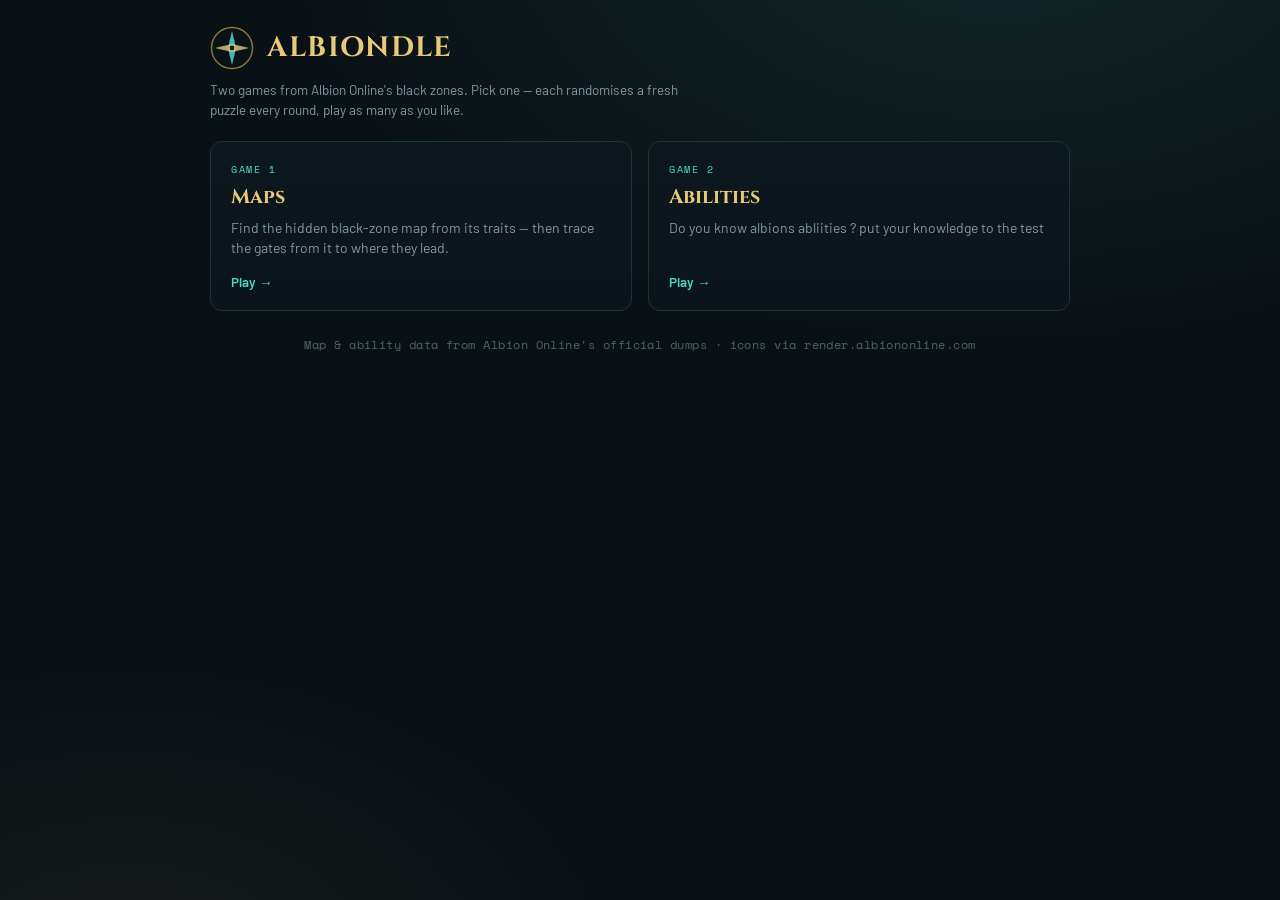
<file: index.html>
<!DOCTYPE html>
<html lang="en">
<head>
<meta charset="utf-8">
<meta name="viewport" content="width=device-width, initial-scale=1">
<title>Albiondle</title>
<link rel="preconnect" href="https://fonts.googleapis.com">
<link rel="preconnect" href="https://fonts.gstatic.com" crossorigin>
<link href="https://fonts.googleapis.com/css2?family=Cinzel:wght@500;600;700&family=Barlow:wght@400;500;600;700&family=Space+Mono:wght@400;700&display=swap" rel="stylesheet">
<link rel="stylesheet" href="style.css">
</head>
<body>
<div class="wrap">
  <header class="top">
    <div class="brand">
      <svg class="seal" viewBox="0 0 44 44" aria-hidden="true">
        <circle cx="22" cy="22" r="20.5" fill="none" stroke="var(--brass)" stroke-width="1.4" opacity=".7"/>
        <path d="M22 5 L26 22 L22 39 L18 22 Z" fill="var(--portal)" opacity=".85"/>
        <path d="M5 22 L22 18 L39 22 L22 26 Z" fill="var(--brass-lite)" opacity=".8"/>
        <circle cx="22" cy="22" r="2.4" fill="#04211d"/>
      </svg>
      <div><h1>ALBIONDLE</h1></div>
    </div>
    <div class="controls" id="gameControls" style="display:none">
      <button class="newbtn" id="newGame">New game</button>
      <button class="newbtn" id="toMenu">Menu</button>
    </div>
  </header>

<!-- ===== MENU ===== -->
  <div id="menu">
    <p class="lede">Two games from Albion Online's black zones. Pick one — each randomises a fresh puzzle every round, play as many as you like.</p>
    <div class="menu-cards">
      <button class="menu-card" id="pickMaps">
        <span class="mc-kicker">Game 1</span>
        <span class="mc-title">Maps</span>
        <span class="mc-desc">Find the hidden black-zone map from its traits — then trace the gates from it to where they lead.</span>
        <span class="mc-go">Play →</span>
      </button>
      <button class="menu-card" id="pickAbilities">
        <span class="mc-kicker">Game 2</span>
        <span class="mc-title">Abilities</span>
        <span class="mc-desc">Do you know albions abliities ? put your knowledge to the test</span>
        <span class="mc-go">Play →</span>
      </button>
    </div>
  </div>
  
  <!-- ===== MAPS GAME (round 1 -> round 2) ===== -->
  <div id="gameMaps" style="display:none">
    <div class="rail"><div class="r" id="rail0"></div><div class="r" id="rail1"></div></div>

    <section class="round" id="round1">
      <div class="rhead"><span class="rnum">PART 1</span><h2 class="rtitle">Locate the map</h2></div>
      <p class="rhint">A black-zone map is hidden. Guess maps to compare their traits — green matches, yellow partly matches, red misses. Arrows point toward the answer.</p>
      <div class="field"><div class="combo"><input id="g1" autocomplete="off" spellcheck="false" placeholder="Guess a black-zone map"><button class="gbtn" id="b1">Guess</button></div><div class="acx" id="ac1"></div></div>
      <div class="grid" id="grid1" style="display:none">
        <div class="gridhead"><span>Map</span><span>Quality</span><span>Tier</span><span>Biome</span><span>Features</span><span>Nearest hub</span><span>Exits</span><span>Toward</span></div>
        <div id="rows1"></div>
      </div>
      <div id="solved1"></div>
      <div class="blockfoot"><button class="reportbtn" data-round="1">⚑ Report wrong data</button></div>
    </section>

    <section class="round locked" id="round2">
      <div class="rhead"><span class="rnum">PART 2</span><h2 class="rtitle">Trace the gates</h2></div>
      <p class="rhint">Start on the map you just found and follow each gate in order. Name where you arrive. Hints unlock as you miss.</p>
      <div class="navtop">
        <svg class="compass" viewBox="0 0 120 120" aria-hidden="true">
          <circle class="rose-ring" cx="60" cy="60" r="54"/><circle class="rose-ring" cx="60" cy="60" r="40" opacity=".5"/>
          <path class="rose-card" d="M60 8 L64 60 L60 112 L56 60 Z"/><path class="rose-card" d="M8 60 L60 64 L112 60 L60 56 Z"/>
          <path class="spoke" id="sp-NW" d="M60 60 L24 24 L34 52 Z" fill="var(--portal)"/>
          <path class="spoke" id="sp-NE" d="M60 60 L96 24 L68 34 Z" fill="var(--portal)"/>
          <path class="spoke" id="sp-SE" d="M60 60 L96 96 L86 68 Z" fill="var(--portal)"/>
          <path class="spoke" id="sp-SW" d="M60 60 L24 96 L52 86 Z" fill="var(--portal)"/>
          <circle cx="60" cy="60" r="4" fill="var(--brass-lite)"/>
          <text class="rose-lbl" x="60" y="6" text-anchor="middle">N</text><text class="rose-lbl" x="60" y="118" text-anchor="middle">S</text>
          <text class="rose-lbl" x="116" y="63" text-anchor="middle">E</text><text class="rose-lbl" x="4" y="63" text-anchor="middle">W</text>
        </svg>
        <div><div class="startmap"><div><div class="lab">Starting map</div><div class="nm" id="navStart">—</div></div></div><div class="gates" id="gates"></div></div>
      </div>
      <div class="field" style="margin-top:16px"><div class="combo"><input id="g2" autocomplete="off" spellcheck="false" placeholder="Name the map you arrive at"><button class="gbtn" id="b2">Guess</button></div><div class="acx" id="ac2"></div></div>
      <div class="guesslist" id="guesses2"></div><div id="hints2"></div><div id="solved2"></div>
      <div class="blockfoot"><button class="reportbtn" data-round="2">⚑ Report wrong data</button></div>
    </section>

    <div class="finish" id="mapsDone"><div class="finishmsg" id="mapsDoneMsg"></div>
      <button class="playagain" data-again>Play again</button> <button class="newbtn" data-menu>Back to menu</button></div>
  </div>

  <!-- ===== ABILITIES GAME (round 3) ===== -->
  <div id="gameAbilities" style="display:none">
    <section class="round" id="round3">
      <div class="rhead"><span class="rnum">ABILITY</span><h2 class="rtitle">Identify the ability</h2></div>
      <p class="rhint">Name the ability from its icon — type its name, or a weapon line to list its spells. Then fill in everything you know about it and confirm.</p>
      <div class="abilitywrap">
        <div class="iconframe" id="abFrame"><img id="abIcon" alt="ability icon"></div>
        <div class="abside">
          <div class="field"><div class="combo"><input id="g3" autocomplete="off" spellcheck="false" placeholder="Name the ability"><button class="gbtn" id="b3">Guess</button></div><div class="acx" id="ac3"></div></div>
          <div class="guesslist" id="guesses3"></div>
        </div>
      </div>

      <div class="attrs" id="attrstage" style="display:none">
        <div class="who"><img id="atIcon" alt=""><div class="t" id="atName">-</div></div>
        <div class="qblock"><p class="qlabel">Tags</p><div class="chips" id="tagChips"></div></div>
        <div class="qblock sub" id="dmgBlock" style="display:none"><p class="qlabel">Damage type <span style="opacity:.6">(pick both if it deals both)</span></p><div class="chips" id="dmgChips"></div></div>
        <div class="qblock sub" id="bfBlock" style="display:none"><p class="qlabel">Buff type</p><div class="chips" id="bfChips"></div></div>
        <div class="qblock sub2" id="immBlock" style="display:none"><p class="qlabel">Immunity type</p><div class="chips" id="immChips"></div></div>
        <div class="qblock sub" id="dbBlock" style="display:none"><p class="qlabel">Debuff type</p><div class="chips" id="dbChips"></div></div>
        <div class="qblock sub" id="ccBlock" style="display:none"><p class="qlabel">Crowd control type</p><div class="chips" id="ccChips"></div></div>
        <div class="qblock sub" id="clBlock" style="display:none"><p class="qlabel">Cleanse type <span style="opacity:.6">(what it removes from you / allies)</span></p><div class="chips" id="clChips"></div></div>
        <div class="qblock sub" id="pgBlock" style="display:none"><p class="qlabel">Purge type <span style="opacity:.6">(what it strips off enemies)</span></p><div class="chips" id="pgChips"></div></div>
        <div class="qblock"><p class="qlabel">Cast type</p><div class="chips" id="ctChips"></div></div>
        <div class="qblock"><p class="qlabel">Targeting</p><div class="chips" id="crChips"></div></div>
        <div class="qblock"><p class="qlabel">Cooldown</p>
          <div class="cdrow"><input id="cdInput" type="number" step="0.1" min="0" placeholder="seconds"><span class="unit">sec</span><button class="ipbtn" id="ipBtn">Scales with IP</button></div>
        </div>
        <button class="gbtn" id="b3confirm">Confirm guess</button>
        <div id="reveal3"></div>
      </div>
      <div id="solved3"></div>
      <div class="blockfoot"><button class="reportbtn" data-round="3">⚑ Report wrong data</button></div>
    </section>

    <div class="finish" id="abilitiesDone"><div class="finishmsg" id="abilitiesDoneMsg"></div>
      <button class="playagain" data-again>Play again</button> <button class="newbtn" data-menu>Back to menu</button></div>
  </div>

  <p class="foot">Map &amp; ability data from Albion Online's official dumps · icons via render.albiononline.com</p>
</div>

<div class="modal-backdrop" id="reportModal">
  <div class="modal">
    <h3>Report wrong data</h3>
    <p class="modal-sub" id="reportContext"></p>
    <label for="rpEntity">Map / ability</label>
    <input id="rpEntity" autocomplete="off" placeholder="name of the entry">
    <label for="rpField">What's wrong?</label>
    <input id="rpField" autocomplete="off" placeholder="e.g. Targeting, Biome, a gate direction…">
    <label for="rpCorrect">What it should be</label>
    <input id="rpCorrect" autocomplete="off" placeholder="e.g. Area">
    <label for="rpNotes">Notes (optional)</label>
    <textarea id="rpNotes" placeholder="anything else that helps"></textarea>
    <div class="modal-actions">
      <button id="rpCancel">Cancel</button>
      <button id="rpSubmit">Submit report</button>
    </div>
    <div id="rpStatus"></div>
  </div>
</div>

<!-- Discord Activity: paste your application's OAuth2 Client ID to enable in-Discord launch.
     Left blank, the game runs as a normal web page. -->
<script>window.DISCORD_CLIENT_ID='';</script>
<script src="discord-sdk.js"></script>
<script src="app.js"></script>
</body>
</html>
</file>
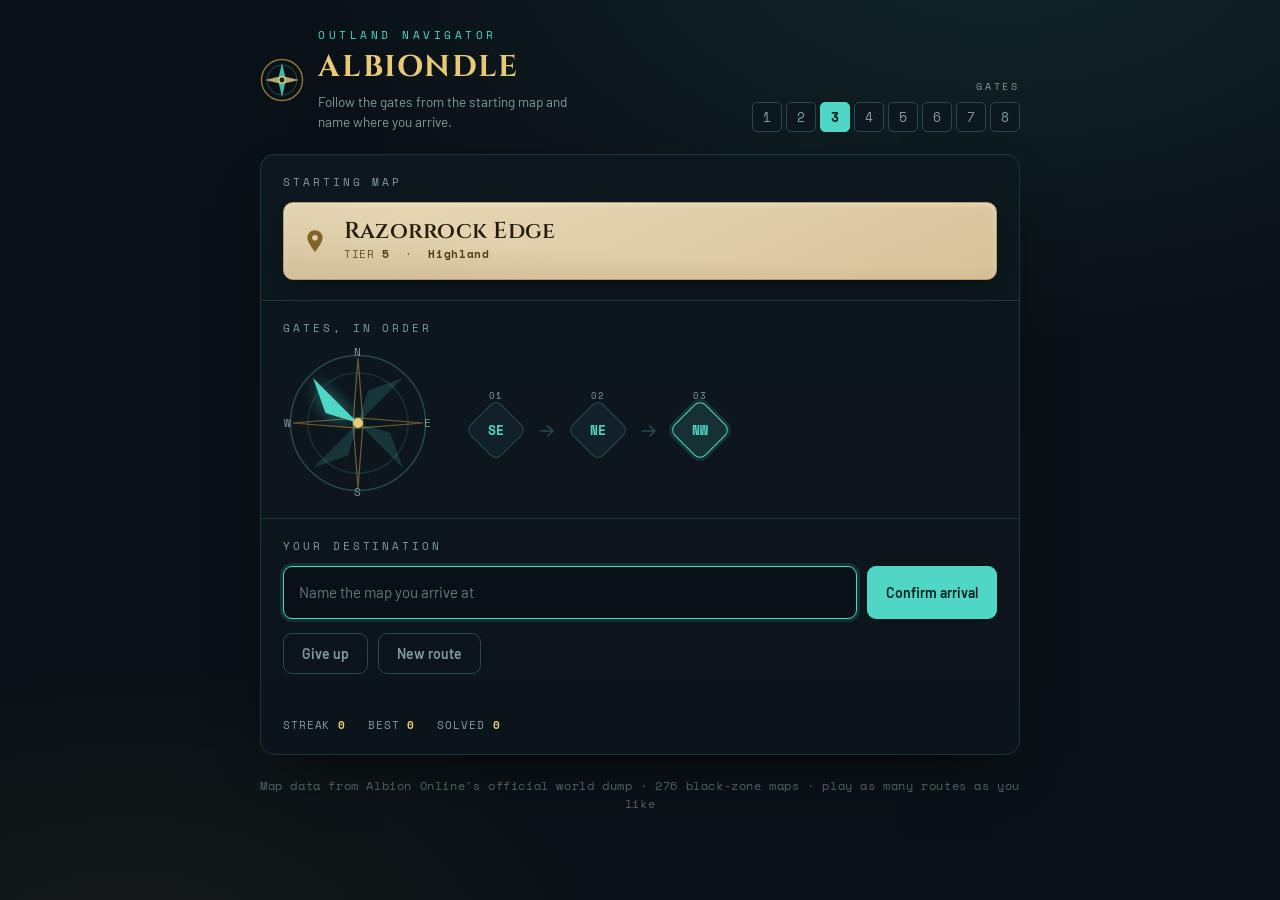
<file: albiondle/index.html>
<!DOCTYPE html>
<html lang="en">
<head>
<meta charset="utf-8">
<meta name="viewport" content="width=device-width, initial-scale=1">
<title>Albiondle — Outland Navigator</title>
<link rel="preconnect" href="https://fonts.googleapis.com">
<link rel="preconnect" href="https://fonts.gstatic.com" crossorigin>
<link href="https://fonts.googleapis.com/css2?family=Cinzel:wght@500;600;700&family=Barlow:wght@400;500;600;700&family=Space+Mono:wght@400;700&display=swap" rel="stylesheet">
<style>
:root{
  --void:#0a1116; --void2:#0d181e; --fog:#122029; --raise:#162831;
  --line:#274850; --line-soft:#1c343c;
  --portal:#4fd6c4; --portal-dim:rgba(79,214,196,.14); --portal-glow:rgba(79,214,196,.55);
  --brass:#cba14e; --brass-lite:#e8c977;
  --parch:#e8d9b6; --parch-shade:#d8c39a; --ink:#241c10;
  --blood:#cf5a3d; --mist:#7f9aa1; --text:#e2edee;
  --display:'Cinzel',serif; --body:'Barlow',sans-serif; --mono:'Space Mono',monospace;
}
*{box-sizing:border-box}
html,body{margin:0}
body{
  background:
    radial-gradient(1200px 700px at 78% -8%, rgba(79,214,196,.10), transparent 60%),
    radial-gradient(900px 600px at 10% 110%, rgba(203,161,78,.07), transparent 55%),
    var(--void);
  color:var(--text); font-family:var(--body); line-height:1.45;
  min-height:100vh; padding:28px 18px 60px;
  -webkit-font-smoothing:antialiased;
}
.wrap{max-width:760px; margin:0 auto}

/* header */
.top{display:flex; align-items:flex-end; justify-content:space-between; gap:20px; flex-wrap:wrap; margin-bottom:22px}
.brandmark{display:flex; align-items:center; gap:14px}
.seal{width:44px; height:44px; flex:none}
.eyebrow{font-family:var(--mono); font-size:11px; letter-spacing:.32em; color:var(--portal); text-transform:uppercase; margin:0 0 2px}
h1{font-family:var(--display); font-weight:700; font-size:30px; letter-spacing:.06em; margin:0; color:var(--brass-lite)}
.tagline{font-size:13.5px; color:var(--mist); margin:3px 0 0; max-width:34ch}

/* difficulty */
.diff{display:flex; flex-direction:column; align-items:flex-end; gap:7px}
.diff .lab{font-family:var(--mono); font-size:10px; letter-spacing:.28em; color:var(--mist); text-transform:uppercase}
.diff .row{display:flex; gap:4px}
.diff button{
  width:30px; height:30px; border:1px solid var(--line); background:var(--void2); color:var(--mist);
  font-family:var(--mono); font-size:13px; border-radius:5px; cursor:pointer; transition:.15s;
}
.diff button:hover{border-color:var(--portal); color:var(--text)}
.diff button[aria-pressed="true"]{background:var(--portal); border-color:var(--portal); color:#04211d; font-weight:700}

/* panel */
.panel{
  background:linear-gradient(180deg,var(--void2),#0b141a);
  border:1px solid var(--line-soft); border-radius:14px; overflow:hidden;
  box-shadow:0 24px 60px -30px rgba(0,0,0,.9), inset 0 1px 0 rgba(255,255,255,.02);
}
.sect{padding:20px 22px}
.sect + .sect{border-top:1px solid var(--line-soft)}
.label{font-family:var(--mono); font-size:10.5px; letter-spacing:.28em; text-transform:uppercase; color:var(--mist); margin:0 0 12px}

/* start map card (parchment) */
.origin{
  display:flex; align-items:center; gap:16px;
  background:linear-gradient(155deg,var(--parch),var(--parch-shade));
  color:var(--ink); border-radius:10px; padding:16px 18px;
  border:1px solid #b49b6c; box-shadow:inset 0 2px 5px rgba(255,255,255,.35), 0 8px 22px -14px #000;
  position:relative;
}
.origin::after{content:""; position:absolute; inset:0; border-radius:10px; pointer-events:none;
  background:radial-gradient(120% 120% at 90% 10%, transparent 60%, rgba(90,66,20,.14))}
.pin{width:26px;height:26px;flex:none;color:#7a5a1c}
.origin .name{font-family:var(--display); font-weight:600; font-size:23px; line-height:1.1; letter-spacing:.01em}
.origin .meta{margin-top:3px; font-family:var(--mono); font-size:11px; letter-spacing:.06em; color:#6c5426}
.origin .meta b{color:#4f3d16; font-weight:700}

/* hero: compass + route */
.hero{display:grid; grid-template-columns:150px 1fr; gap:22px; align-items:center}
.compass{width:150px; height:150px; margin:0 auto}
.spoke{transition:opacity .3s, filter .3s; opacity:.16}
.spoke.lit{opacity:1; filter:drop-shadow(0 0 6px var(--portal-glow))}
.rose-ring{fill:none; stroke:var(--line); stroke-width:1.2}
.rose-card{fill:none; stroke:var(--brass); stroke-width:1; opacity:.5}
.rose-lbl{font-family:var(--mono); font-size:8.5px; fill:var(--mist); letter-spacing:.1em}

.route{display:flex; flex-wrap:wrap; gap:0; align-items:flex-start}
.wp{display:flex; flex-direction:column; align-items:center; gap:6px; position:relative; min-width:58px}
.wp .diamond{
  width:44px;height:44px; transform:rotate(45deg); border:1.5px solid var(--line);
  background:var(--fog); display:grid; place-items:center; border-radius:8px; transition:.18s; cursor:default;
}
.wp .diamond span{transform:rotate(-45deg); font-family:var(--mono); font-weight:700; font-size:13px; color:var(--portal)}
.wp.active .diamond{border-color:var(--portal); background:var(--portal-dim); box-shadow:0 0 0 3px var(--portal-dim)}
.wp .ord{font-family:var(--mono); font-size:9px; color:var(--mist); letter-spacing:.1em}
.wp .stop{font-family:var(--display); font-size:11.5px; color:var(--brass-lite); text-align:center; max-width:82px;
  line-height:1.15; opacity:0; height:0; overflow:hidden; transition:opacity .3s}
.route.revealed .wp .stop{opacity:1; height:auto; margin-top:2px}
.arrow{align-self:center; margin-top:16px; color:var(--line); flex:none}
.route.revealed .arrow{margin-top:8px}

/* arrival / input */
.field{position:relative}
.combo{display:flex; gap:10px}
input#guess{
  flex:1; background:var(--void); border:1px solid var(--line); color:var(--text);
  font-family:var(--display); font-size:18px; padding:13px 15px; border-radius:9px; outline:none; transition:.15s;
}
input#guess::placeholder{font-family:var(--body); font-size:15px; color:#5f7a80}
input#guess:focus{border-color:var(--portal); box-shadow:0 0 0 3px var(--portal-dim)}
.field.wrong input#guess{border-color:var(--blood); animation:shake .32s}
@keyframes shake{0%,100%{transform:translateX(0)}25%{transform:translateX(-6px)}75%{transform:translateX(6px)}}

.acx{position:absolute; z-index:20; top:calc(100% + 6px); left:0; right:120px;
  background:#0b151b; border:1px solid var(--line); border-radius:9px; overflow:hidden; display:none;
  box-shadow:0 20px 40px -18px #000}
.acx.open{display:block}
.acx div{padding:9px 14px; font-family:var(--display); font-size:15px; cursor:pointer; border-bottom:1px solid var(--line-soft)}
.acx div:last-child{border-bottom:0}
.acx div .b{font-size:10px; font-family:var(--mono); color:var(--mist); float:right; margin-top:3px}
.acx div.sel,.acx div:hover{background:var(--portal-dim); color:var(--brass-lite)}

/* buttons */
.btns{display:flex; gap:10px; flex-wrap:wrap; margin-top:14px}
button.act{font-family:var(--body); font-weight:600; font-size:14px; padding:11px 18px; border-radius:9px; cursor:pointer; border:1px solid transparent; transition:.15s}
button.primary{background:var(--portal); color:#04211d; border-color:var(--portal)}
button.primary:hover{background:var(--brass-lite); border-color:var(--brass-lite)}
button.ghost{background:transparent; color:var(--mist); border-color:var(--line)}
button.ghost:hover{color:var(--text); border-color:var(--portal)}
button:focus-visible{outline:2px solid var(--brass); outline-offset:2px}

/* result + score */
.result{min-height:24px; margin-top:14px; font-size:15px; font-weight:500}
.result.win{color:var(--portal)}
.result.miss{color:var(--blood)}
.result.rev{color:var(--brass-lite)}
.score{display:flex; gap:22px; margin-top:6px; font-family:var(--mono); font-size:11px; letter-spacing:.08em; color:var(--mist); text-transform:uppercase}
.score b{color:var(--brass-lite)}
.foot{text-align:center; margin-top:22px; font-size:12px; color:#4c6168; font-family:var(--mono); letter-spacing:.05em}
.foot a{color:var(--mist)}

@media (max-width:560px){
  h1{font-size:25px}
  .hero{grid-template-columns:1fr; gap:14px}
  .compass{width:120px;height:120px}
  .acx{right:0}
  .combo{flex-direction:column}
}
@media (prefers-reduced-motion:reduce){*{animation:none!important; transition:none!important}}
</style>
</head>
<body>
<div class="wrap">

  <header class="top">
    <div class="brandmark">
      <svg class="seal" viewBox="0 0 44 44" aria-hidden="true">
        <circle cx="22" cy="22" r="20.5" fill="none" stroke="var(--brass)" stroke-width="1.4" opacity=".7"/>
        <circle cx="22" cy="22" r="15" fill="none" stroke="var(--line)" stroke-width="1"/>
        <path d="M22 5 L26 22 L22 39 L18 22 Z" fill="var(--portal)" opacity=".85"/>
        <path d="M5 22 L22 18 L39 22 L22 26 Z" fill="var(--brass-lite)" opacity=".8"/>
        <circle cx="22" cy="22" r="2.4" fill="#04211d"/>
      </svg>
      <div>
        <p class="eyebrow">Outland Navigator</p>
        <h1>ALBIONDLE</h1>
        <p class="tagline">Follow the gates from the starting map and name where you arrive.</p>
      </div>
    </div>
    <div class="diff">
      <span class="lab">Gates</span>
      <div class="row" id="diffRow"></div>
    </div>
  </header>

  <main class="panel">
    <section class="sect">
      <p class="label">Starting map</p>
      <div class="origin">
        <svg class="pin" viewBox="0 0 24 24" aria-hidden="true"><path d="M12 2C8 2 5 5 5 9c0 5 7 13 7 13s7-8 7-13c0-4-3-7-7-7z" fill="currentColor" opacity=".9"/><circle cx="12" cy="9" r="2.6" fill="var(--parch)"/></svg>
        <div>
          <div class="name" id="startName">—</div>
          <div class="meta" id="startMeta"></div>
        </div>
      </div>
    </section>

    <section class="sect">
      <p class="label">Gates, in order</p>
      <div class="hero">
        <svg class="compass" id="compass" viewBox="0 0 120 120" aria-hidden="true">
          <circle class="rose-ring" cx="60" cy="60" r="54"/>
          <circle class="rose-ring" cx="60" cy="60" r="40" opacity=".5"/>
          <!-- cardinal decoration -->
          <path class="rose-card" d="M60 8 L64 60 L60 112 L56 60 Z"/>
          <path class="rose-card" d="M8 60 L60 64 L112 60 L60 56 Z"/>
          <!-- diagonal spokes -->
          <path class="spoke" id="sp-NW" d="M60 60 L24 24 L34 52 Z" fill="var(--portal)"/>
          <path class="spoke" id="sp-NE" d="M60 60 L96 24 L68 34 Z" fill="var(--portal)"/>
          <path class="spoke" id="sp-SE" d="M60 60 L96 96 L86 68 Z" fill="var(--portal)"/>
          <path class="spoke" id="sp-SW" d="M60 60 L24 96 L52 86 Z" fill="var(--portal)"/>
          <circle cx="60" cy="60" r="4" fill="var(--brass-lite)"/>
          <text class="rose-lbl" x="60" y="6" text-anchor="middle">N</text>
          <text class="rose-lbl" x="60" y="118" text-anchor="middle">S</text>
          <text class="rose-lbl" x="116" y="63" text-anchor="middle">E</text>
          <text class="rose-lbl" x="4" y="63" text-anchor="middle">W</text>
        </svg>
        <div class="route" id="route"></div>
      </div>
    </section>

    <section class="sect">
      <p class="label">Your destination</p>
      <div class="field">
        <div class="combo">
          <input id="guess" autocomplete="off" spellcheck="false" placeholder="Name the map you arrive at" aria-label="Destination map name">
          <button class="act primary" id="confirm">Confirm arrival</button>
        </div>
        <div class="acx" id="acx" role="listbox"></div>
      </div>
      <div class="btns">
        <button class="act ghost" id="give">Give up</button>
        <button class="act ghost" id="fresh">New route</button>
      </div>
      <div class="result" id="result"></div>
      <div class="score">
        <span>Streak <b id="sStreak">0</b></span>
        <span>Best <b id="sBest">0</b></span>
        <span>Solved <b id="sSolved">0</b></span>
      </div>
    </section>
  </main>

  <p class="foot">Map data from Albion Online's official world dump · 276 black-zone maps · play as many routes as you like</p>
</div>

<script>
const ZONES=[{"n":"Avalanche Incline","t":4,"b":"Mountain","d":{"SE":155,"NE":27,"NW":1}},{"n":"Avalanche Ravine","t":4,"b":"Mountain","d":{"NW":229,"SE":0,"NE":25}},{"n":"Battlebrae Flatland","t":4,"b":"Highland","d":{"SW":18,"SE":5,"NW":106}},{"n":"Battlebrae Grassland","t":5,"b":"Highland","d":{"SE":4,"NE":201,"NW":7}},{"n":"Battlebrae Lake","t":4,"b":"Highland","d":{"NW":3,"SW":6}},{"n":"Battlebrae Meadow","t":4,"b":"Highland","d":{"NW":2,"NE":7}},{"n":"Battlebrae Peaks","t":4,"b":"Highland","d":{"NE":4,"SW":252,"SE":41}},{"n":"Battlebrae Plain","t":5,"b":"Highland","d":{"SE":3,"NW":147,"SW":5}},{"n":"Black Monastery","t":6,"b":null,"d":{"NE":141,"NW":20,"SE":19}},{"n":"Bleachskull Desert","t":2,"b":"Steppe","d":{"NW":10,"SW":271,"NE":110}},{"n":"Bleachskull Steppe","t":2,"b":"Steppe","d":{"SE":9,"SW":269}},{"n":"Braemore Lowland","t":3,"b":"Highland","d":{"NW":12,"SE":229,"SW":167}},{"n":"Braemore Upland","t":2,"b":"Highland","d":{"SE":11,"SW":164}},{"n":"Brambleshore Hinterlands","t":2,"b":"Forest","d":{"SW":175,"NW":176,"SE":56}},{"n":"Citadel of Ash","t":3,"b":null,"d":{"SW":30,"NE":52,"NW":28}},{"n":"Daemonium Keep","t":3,"b":null,"d":{"NW":46,"SW":82}},{"n":"Darkbough Snag","t":6,"b":"Forest","d":{"NW":124,"SW":216}},{"n":"Deadpine Forest","t":6,"b":"Forest","d":{"SE":92,"NE":90,"NW":33}},{"n":"Deathreach Priory","t":3,"b":null,"d":{"NE":2,"SW":99,"SE":129}},{"n":"Deathwisp Bog","t":6,"b":"Swamp","d":{"SW":149,"NW":8,"NE":142}},{"n":"Deathwisp Sink","t":5,"b":"Swamp","d":{"SW":26,"NE":140,"SE":8}},{"n":"Deepwood Copse","t":4,"b":"Forest","d":{"NW":95,"SW":47,"SE":125}},{"n":"Deepwood Dell","t":1,"b":"Forest","d":{"NE":243,"NW":240,"SE":24}},{"n":"Deepwood Gorge","t":2,"b":"Forest","d":{"NE":240,"NW":94,"SE":123}},{"n":"Deepwood Pines","t":2,"b":"Forest","d":{"SE":73,"NW":22}},{"n":"Driftwood Glen","t":4,"b":"Forest","d":{"NE":264,"NW":263,"SE":27,"SW":1}},{"n":"Driftwood Hollow","t":5,"b":"Forest","d":{"NW":27,"SE":152,"NE":20}},{"n":"Driftwood Vale","t":5,"b":"Forest","d":{"NE":143,"SW":0,"NW":25,"SE":26}},{"n":"Drownfield Course","t":2,"b":"Swamp","d":{"SE":14,"SW":35}},{"n":"Drownfield Fen","t":5,"b":"Swamp","d":{"SW":32,"SE":93,"NW":31}},{"n":"Drownfield Mire","t":3,"b":"Swamp","d":{"NE":14,"SE":34,"NW":35,"SW":250}},{"n":"Drownfield Quag","t":4,"b":"Swamp","d":{"NW":250,"SE":29,"SW":248}},{"n":"Drownfield Rut","t":5,"b":"Swamp","d":{"NE":29,"SW":140,"SE":33}},{"n":"Drownfield Sink","t":6,"b":"Swamp","d":{"SE":17,"NW":32}},{"n":"Drownfield Slough","t":4,"b":"Swamp","d":{"NW":30,"NE":185}},{"n":"Drownfield Wetland","t":2,"b":"Swamp","d":{"SE":30,"NW":220,"NE":28,"SW":221}},{"n":"Drybasin Oasis","t":3,"b":"Steppe","d":{"NE":37,"SW":88,"SE":85}},{"n":"Drybasin Riverbed","t":3,"b":"Steppe","d":{"SW":36,"SE":238}},{"n":"Drytop Pillars","t":2,"b":"Steppe","d":{"NW":39,"SW":220}},{"n":"Drytop Riverbed","t":2,"b":"Steppe","d":{"SW":258,"SE":38}},{"n":"Dryvein Confluence","t":4,"b":"Steppe","d":{"SW":41,"NE":42,"SE":45}},{"n":"Dryvein Cross","t":3,"b":"Steppe","d":{"NW":6,"SW":43,"NE":40,"SE":193}},{"n":"Dryvein End","t":5,"b":"Steppe","d":{"SW":40,"NW":199,"SE":204}},{"n":"Dryvein Oasis","t":2,"b":"Steppe","d":{"SE":44,"NE":41,"SW":195}},{"n":"Dryvein Plain","t":2,"b":"Steppe","d":{"NW":43,"SE":192,"SW":169}},{"n":"Dryvein Riverbed","t":4,"b":"Steppe","d":{"NW":40,"SW":193,"SE":46}},{"n":"Dryvein Steppe","t":4,"b":"Steppe","d":{"SE":15,"NW":45,"NE":66}},{"n":"Eldersleep","t":6,"b":null,"d":{"NW":90,"SW":92,"NE":21}},{"n":"Everwinter Crossing","t":2,"b":"Mountain","d":{"SE":242,"NW":55,"SW":51}},{"n":"Everwinter Expanse","t":3,"b":"Mountain","d":{"NW":57,"SE":52,"NE":179}},{"n":"Everwinter Gap","t":4,"b":"Mountain","d":{"SE":131,"NW":185,"NE":51}},{"n":"Everwinter Gorge","t":3,"b":"Mountain","d":{"NW":184,"SW":50,"NE":48,"SE":130}},{"n":"Everwinter Incline","t":4,"b":"Mountain","d":{"NW":49,"SW":14,"NE":54,"SE":184}},{"n":"Everwinter Passage","t":2,"b":"Mountain","d":{"SW":54,"SE":133,"NE":56}},{"n":"Everwinter Peak","t":3,"b":"Mountain","d":{"NE":53,"SW":52}},{"n":"Everwinter Plain","t":2,"b":"Mountain","d":{"SW":184,"SE":48,"NE":133}},{"n":"Everwinter Reach","t":1,"b":"Mountain","d":{"NW":13,"SW":53}},{"n":"Everwinter Shores","t":2,"b":"Mountain","d":{"NE":178,"SE":49}},{"n":"Eye of the Forest","t":4,"b":null,"d":{"SE":88,"NW":67,"SW":83}},{"n":"Farshore Bay","t":1,"b":"Steppe","d":{"NE":194,"NW":60}},{"n":"Farshore Cape","t":2,"b":"Steppe","d":{"SE":59,"NE":64}},{"n":"Farshore Drylands","t":3,"b":"Steppe","d":{"NE":62,"NW":127}},{"n":"Farshore Esker","t":3,"b":"Steppe","d":{"SW":61,"NW":128,"SE":63,"NE":251}},{"n":"Farshore Heath","t":2,"b":"Steppe","d":{"SE":195,"NW":62}},{"n":"Farshore Lagoon","t":2,"b":"Steppe","d":{"SE":194,"SW":60}},{"n":"Firesink Caldera","t":2,"b":"Mountain","d":{"SE":215,"NE":111,"SW":66,"NW":205}},{"n":"Firesink Trench","t":3,"b":"Mountain","d":{"SW":46,"NW":204,"NE":65}},{"n":"Flammog Desolation","t":4,"b":"Mountain","d":{"SW":69,"NW":163,"SE":58}},{"n":"Flammog Fork","t":5,"b":"Mountain","d":{"SW":159,"NW":217,"NE":69}},{"n":"Flammog Valley","t":5,"b":"Mountain","d":{"NE":67,"SW":68,"NW":162,"SE":83}},{"n":"Flatrock Cliffs","t":2,"b":"Highland","d":{"SW":71,"SE":103,"NW":238}},{"n":"Flatrock Plateau","t":2,"b":"Highland","d":{"NE":70,"SE":104,"NW":85}},{"n":"Floatshoal Bight","t":2,"b":"Mountain","d":{"NW":73}},{"n":"Floatshoal Fissure","t":2,"b":"Mountain","d":{"SW":74,"NW":24}},{"n":"Floatshoal Floe","t":3,"b":"Mountain","d":{"SW":161,"NE":73,"SE":183}},{"n":"Frostbite Chasm","t":2,"b":"Mountain","d":{"NW":166,"NE":235,"SE":76}},{"n":"Frostbite Mountain","t":1,"b":"Mountain","d":{"SE":269,"SW":272,"NW":75,"NE":236}},{"n":"Frostpeak Ascent","t":1,"b":"Mountain","d":{"NW":243,"SW":72,"NE":78}},{"n":"Frostpeak Vista","t":1,"b":"Mountain","d":{"SW":77}},{"n":"Frostseep Crevasse","t":2,"b":"Mountain","d":{"SW":80,"SE":265}},{"n":"Frostseep Ravine","t":2,"b":"Mountain","d":{"SE":263,"NE":79,"NW":256}},{"n":"Frostspring Passage","t":2,"b":"Mountain","d":{"SW":170,"NW":192,"NE":82}},{"n":"Frostspring Volcano","t":3,"b":"Mountain","d":{"SW":81,"SE":209,"NE":15}},{"n":"Giantweald Copse","t":4,"b":"Forest","d":{"NE":58,"NW":69,"SW":87}},{"n":"Giantweald Dale","t":2,"b":"Forest","d":{"NW":88,"NE":85,"SE":136,"SW":138}},{"n":"Giantweald Edge","t":2,"b":"Forest","d":{"SW":84,"SE":71,"NW":36}},{"n":"Giantweald Glade","t":2,"b":"Forest","d":{"NW":87}},{"n":"Giantweald Roots","t":4,"b":"Forest","d":{"SW":219,"SE":86,"NE":83}},{"n":"Giantweald Woods","t":3,"b":"Forest","d":{"SE":84,"NW":58,"NE":36}},{"n":"Glacierbreak Summit","t":1,"b":"Mountain","d":{"NW":117,"NE":180}},{"n":"Glacierfall Canyon","t":6,"b":"Mountain","d":{"SE":47,"SW":17}},{"n":"Glacierfall Cross","t":5,"b":"Mountain","d":{"SE":95,"NE":131,"SW":93}},{"n":"Glacierfall Fissure","t":6,"b":"Mountain","d":{"NE":47,"NW":17}},{"n":"Glacierfall Pass","t":5,"b":"Mountain","d":{"NE":91,"NW":29}},{"n":"Glacierfall Passage","t":2,"b":"Mountain","d":{"SW":95,"SE":23}},{"n":"Glacierfall Valley","t":4,"b":"Mountain","d":{"SE":21,"NW":91,"NE":94}},{"n":"Gravemound Brim","t":2,"b":"Highland","d":{"NE":100,"SE":97}},{"n":"Gravemound Cliffs","t":2,"b":"Highland","d":{"NE":98,"NW":96}},{"n":"Gravemound Hills","t":3,"b":"Highland","d":{"NW":100,"SE":127,"SW":97}},{"n":"Gravemound Knoll","t":3,"b":"Highland","d":{"NE":18,"NW":101,"SE":128}},{"n":"Gravemound Slope","t":2,"b":"Highland","d":{"NE":101,"SE":98,"SW":96}},{"n":"Greenhollow Copse","t":2,"b":"Forest","d":{"NE":102,"SE":99,"SW":100,"NW":275}},{"n":"Greenhollow Vale","t":3,"b":"Forest","d":{"NW":105,"NE":106,"SW":101}},{"n":"Greenshore Bay","t":2,"b":"Forest","d":{"SW":104,"NW":70}},{"n":"Greenshore Peninsula","t":2,"b":"Forest","d":{"NE":103,"SW":187,"NW":71}},{"n":"Highstone Grassland","t":2,"b":"Highland","d":{"SE":102,"NW":271}},{"n":"Highstone Loch","t":4,"b":"Highland","d":{"SW":102,"SE":2}},{"n":"Highstone Meadow","t":4,"b":"Highland","d":{"NE":155,"SW":109,"NW":110}},{"n":"Highstone Mound","t":3,"b":"Highland","d":{"SE":110,"NW":228}},{"n":"Highstone Plains","t":3,"b":"Highland","d":{"SW":106,"NE":107}},{"n":"Highstone Plateau","t":3,"b":"Highland","d":{"SE":107,"SW":9,"NW":108}},{"n":"Hightree Borderlands","t":2,"b":"Forest","d":{"SW":65,"NE":218,"SE":116}},{"n":"Hightree Cliffs","t":1,"b":"Forest","d":{"SW":246}},{"n":"Hightree Dale","t":1,"b":"Forest","d":{"SE":117}},{"n":"Hightree Enclave","t":1,"b":"Forest","d":{"NW":119,"SE":112}},{"n":"Hightree Glade","t":1,"b":"Forest","d":{"NE":117,"SE":112}},{"n":"Hightree Hillock","t":1,"b":"Forest","d":{"NW":111,"SE":122}},{"n":"Hightree Isle","t":1,"b":"Forest","d":{"SW":115,"SE":89,"NE":232,"NW":113}},{"n":"Hightree Lake","t":1,"b":"Forest","d":{"NE":120,"NW":218}},{"n":"Hightree Levee","t":1,"b":"Forest","d":{"SW":214,"NW":215,"SE":114,"NE":122}},{"n":"Hightree Pass","t":1,"b":"Forest","d":{"SW":118,"NE":138,"SE":121}},{"n":"Hightree Steep","t":1,"b":"Forest","d":{"NW":120}},{"n":"Hightree Strand","t":1,"b":"Forest","d":{"SW":119,"NW":116}},{"n":"Iceburn Cliffs","t":2,"b":"Mountain","d":{"NW":23,"SW":125,"SE":161}},{"n":"Iceburn Firth","t":6,"b":"Mountain","d":{"NE":126}},{"n":"Iceburn Peaks","t":4,"b":"Mountain","d":{"NE":123,"NW":21,"SW":126,"SE":163}},{"n":"Iceburn Tundra","t":6,"b":"Mountain","d":{"NE":125,"SW":124}},{"n":"Longfen Arms","t":3,"b":"Swamp","d":{"NW":98,"SW":156,"SE":61}},{"n":"Longfen Marsh","t":4,"b":"Swamp","d":{"SE":62,"NW":99}},{"n":"Longfen Veins","t":4,"b":"Swamp","d":{"NW":18,"SE":251}},{"n":"Meltwater Bog","t":3,"b":"Swamp","d":{"SW":131,"NW":51}},{"n":"Meltwater Channel","t":3,"b":"Swamp","d":{"SW":91,"NW":50,"NE":130}},{"n":"Meltwater Delta","t":2,"b":"Swamp","d":{"SE":241,"NW":133}},{"n":"Meltwater Sump","t":2,"b":"Swamp","d":{"SE":132,"SW":55,"NW":53}},{"n":"Mudfoot Mounds","t":1,"b":"Swamp","d":{"NE":135}},{"n":"Mudfoot Sump","t":1,"b":"Swamp","d":{"SW":134,"NE":275}},{"n":"Munten Fell","t":2,"b":"Mountain","d":{"SE":233,"SW":137,"NW":84}},{"n":"Munten Rise","t":1,"b":"Mountain","d":{"SE":234,"NW":138,"NE":136}},{"n":"Munten Tundra","t":2,"b":"Mountain","d":{"NE":84,"SW":120,"SE":137}},{"n":"Murdergulch Cross","t":4,"b":"Highland","d":{"SE":140,"SW":143,"NW":267,"NE":248}},{"n":"Murdergulch Divide","t":5,"b":"Highland","d":{"SE":141,"SW":20,"NE":32,"NW":139}},{"n":"Murdergulch Gap","t":6,"b":"Highland","d":{"SE":142,"SW":8,"NW":140}},{"n":"Murdergulch Ravine","t":6,"b":"Highland","d":{"NW":141,"SW":19}},{"n":"Murdergulch Trail","t":4,"b":"Highland","d":{"NE":139,"SW":27}},{"n":"Northstrand Beach","t":1,"b":"Steppe","d":{"NW":145,"SW":225}},{"n":"Northstrand Dunes","t":1,"b":"Steppe","d":{"SE":144,"SW":227}},{"n":"Parchsand Cliffs","t":4,"b":"Steppe","d":{"SW":106,"NE":150,"SE":147}},{"n":"Parchsand Drought","t":5,"b":"Steppe","d":{"SE":7,"NE":154,"NW":146}},{"n":"Razorrock Bank","t":5,"b":"Highland","d":{"NW":154,"NE":151}},{"n":"Razorrock Chasm","t":6,"b":"Highland","d":{"SW":154,"NW":152,"NE":19}},{"n":"Razorrock Edge","t":5,"b":"Highland","d":{"SE":154,"NW":155,"SW":146}},{"n":"Razorrock Gulch","t":6,"b":"Highland","d":{"SW":148,"SE":153,"NE":200}},{"n":"Razorrock Passage","t":5,"b":"Highland","d":{"NW":26,"SE":149}},{"n":"Razorrock Ravine","t":6,"b":"Highland","d":{"NW":151,"NE":203,"SW":201}},{"n":"Razorrock Valley","t":5,"b":"Highland","d":{"SW":147,"NE":149,"SE":148,"NW":150}},{"n":"Razorrock Verge","t":5,"b":"Highland","d":{"NW":0,"SE":150,"SW":107}},{"n":"Redtree Enclave","t":2,"b":"Highland","d":{"NE":127}},{"n":"Rivercopse Crossing","t":5,"b":"Forest","d":{"NE":159,"SW":160,"SE":158,"NW":230}},{"n":"Rivercopse Curve","t":4,"b":"Forest","d":{"NE":219,"NW":157,"SW":205}},{"n":"Rivercopse Fount","t":5,"b":"Forest","d":{"NW":216,"SE":219,"NE":68,"SW":157}},{"n":"Rivercopse Path","t":5,"b":"Forest","d":{"NE":157,"NW":202}},{"n":"Runnelvein Bog","t":3,"b":"Swamp","d":{"NE":74,"NW":123,"SW":163}},{"n":"Runnelvein Sink","t":5,"b":"Swamp","d":{"SE":69,"NE":163}},{"n":"Runnelvein Slough","t":5,"b":"Swamp","d":{"NE":161,"SW":162,"SE":67,"NW":125}},{"n":"Sandmount Ascent","t":2,"b":"Steppe","d":{"NE":12,"SE":167}},{"n":"Sandmount Desert","t":2,"b":"Steppe","d":{"SE":270,"NE":166}},{"n":"Sandmount Esker","t":2,"b":"Steppe","d":{"SE":75,"SW":165}},{"n":"Sandmount Strand","t":2,"b":"Steppe","d":{"NE":11,"NW":164,"SW":235}},{"n":"Sandrift Coast","t":1,"b":"Steppe","d":{"NE":170,"SE":171}},{"n":"Sandrift Dunes","t":1,"b":"Steppe","d":{"SE":174,"SW":172,"NE":44}},{"n":"Sandrift Expanse","t":1,"b":"Steppe","d":{"SE":188,"NE":81,"NW":174,"SW":168}},{"n":"Sandrift Fringe","t":1,"b":"Steppe","d":{}},{"n":"Sandrift Prairie","t":1,"b":"Steppe","d":{"NW":194,"NE":169}},{"n":"Sandrift Shore","t":1,"b":"Steppe","d":{"SE":171}},{"n":"Sandrift Steppe","t":1,"b":"Steppe","d":{"NW":169,"SE":170,"NE":192}},{"n":"Scuttlesink Marsh","t":3,"b":"Swamp","d":{"NE":13,"NW":177}},{"n":"Scuttlesink Mouth","t":2,"b":"Swamp","d":{"SE":13,"SW":177}},{"n":"Scuttlesink Pools","t":2,"b":"Swamp","d":{"SE":175,"NE":176,"NW":225}},{"n":"Shaleheath Hills","t":2,"b":"Highland","d":{"NW":226,"SE":179,"SW":57}},{"n":"Shaleheath Steep","t":3,"b":"Highland","d":{"SW":49,"NW":178}},{"n":"Skullmarsh Lower","t":1,"b":"Swamp","d":{"SW":89,"NE":181,"NW":232}},{"n":"Skullmarsh Upper","t":1,"b":"Swamp","d":{"SW":180,"NW":231}},{"n":"Skylake Bridge","t":3,"b":"Highland","d":{"NE":222,"NW":73,"SW":183}},{"n":"Skylake Hinterlands","t":4,"b":"Highland","d":{"NW":74,"NE":182}},{"n":"Skysand Plateau","t":3,"b":"Steppe","d":{"NE":55,"NW":52,"SE":51}},{"n":"Skysand Ridge","t":4,"b":"Steppe","d":{"SE":50,"SW":34}},{"n":"Slakesands Canyon","t":2,"b":"Steppe","d":{"NW":187}},{"n":"Slakesands Mesa","t":2,"b":"Steppe","d":{"SE":186,"NE":104,"SW":231}},{"n":"Southgrove Copse","t":2,"b":"Forest","d":{"NE":190,"SE":189,"NW":170}},{"n":"Southgrove Escarp","t":2,"b":"Forest","d":{"NE":208,"NW":188}},{"n":"Southgrove Thicket","t":2,"b":"Forest","d":{"SE":208,"SW":188,"NE":209}},{"n":"Springsump Basin","t":3,"b":"Swamp","d":{"SW":192,"NW":193}},{"n":"Springsump Melt","t":2,"b":"Swamp","d":{"SE":81,"NE":191,"NW":44,"SW":174}},{"n":"Springsump Wetland","t":3,"b":"Swamp","d":{"NW":41,"NE":45,"SE":191}},{"n":"Stonelake Fields","t":1,"b":"Highland","d":{"NE":195,"SW":59,"NW":64,"SE":172}},{"n":"Stonelake Hillock","t":2,"b":"Highland","d":{"SW":194,"NE":43,"NW":63}},{"n":"Stonemouth Bay","t":2,"b":"Highland","d":{"SE":197,"SW":209}},{"n":"Stonemouth Northbluff","t":2,"b":"Highland","d":{"SE":247,"NW":196}},{"n":"Stonemouth Southbluff","t":3,"b":"Highland","d":{}},{"n":"Sunfang Approach","t":5,"b":"Steppe","d":{"NE":202,"SE":42,"NW":201}},{"n":"Sunfang Cliffs","t":6,"b":"Steppe","d":{"SE":203,"SW":151}},{"n":"Sunfang Dawn","t":5,"b":"Steppe","d":{"NE":153,"SE":199,"SW":3}},{"n":"Sunfang Ravine","t":5,"b":"Steppe","d":{"SE":160,"SW":199}},{"n":"Sunfang Wasteland","t":6,"b":"Steppe","d":{"SE":230,"NW":200,"SW":153}},{"n":"Sunkenbough Spring","t":4,"b":"Swamp","d":{"NW":42,"NE":205,"SE":66}},{"n":"Sunkenbough Woods","t":4,"b":"Swamp","d":{"SE":65,"SW":204,"NE":158}},{"n":"Sunstrand Delta","t":1,"b":"Steppe","d":{"NE":198,"SW":207}},{"n":"Sunstrand Dunes","t":1,"b":"Steppe","d":{"NW":208,"NE":206}},{"n":"Sunstrand Quicksands","t":2,"b":"Steppe","d":{"NE":198,"NW":190,"SW":189,"SE":207}},{"n":"Sunstrand Shoal","t":3,"b":"Steppe","d":{"SW":190,"NW":82,"NE":196}},{"n":"Swiftsands Basin","t":1,"b":"Steppe","d":{"SE":212,"NW":223}},{"n":"Swiftsands Chaparral","t":2,"b":"Steppe","d":{"SW":239,"NE":212,"NW":224}},{"n":"Swiftsands Plain","t":1,"b":"Steppe","d":{"NW":210,"SW":211}},{"n":"Thirstwater Gully","t":2,"b":"Steppe","d":{"SE":214,"NE":215}},{"n":"Thirstwater Steppe","t":2,"b":"Steppe","d":{"NW":213,"NE":119,"SE":247}},{"n":"Thirstwater Waste","t":2,"b":"Steppe","d":{"NW":65,"SE":119,"SW":213}},{"n":"Thunderrock Ascent","t":6,"b":"Highland","d":{"SE":159}},{"n":"Thunderrock Draw","t":6,"b":"Highland","d":{"SW":216,"NW":124,"SE":68}},{"n":"Thunderrock Rapids","t":2,"b":"Highland","d":{"SW":111,"SE":118}},{"n":"Thunderrock Upland","t":4,"b":"Highland","d":{"SW":158,"NW":159,"NE":87}},{"n":"Timberscar Copse","t":2,"b":"Forest","d":{"SW":254,"SE":35,"NE":38}},{"n":"Timberscar Dell","t":2,"b":"Forest","d":{"NW":254,"NE":35,"SW":266}},{"n":"Timberslope Bridge","t":2,"b":"Forest","d":{"NE":224,"SW":182,"SE":239}},{"n":"Timberslope Dell","t":2,"b":"Forest","d":{"SW":72}},{"n":"Timberslope Grove","t":2,"b":"Forest","d":{"SE":211,"NW":223,"SW":222}},{"n":"Timbertop Dale","t":1,"b":"Forest","d":{"SE":177,"NW":227,"NE":144,"SW":226}},{"n":"Timbertop Escarp","t":1,"b":"Forest","d":{"SE":178,"NE":225}},{"n":"Timbertop Wood","t":1,"b":"Forest","d":{"NE":145,"SE":225}},{"n":"Twinchannel Narrows","t":3,"b":"Swamp","d":{"SE":108,"NE":229}},{"n":"Unhallowed Cloister","t":4,"b":null,"d":{"SW":228,"NW":11,"SE":1,"NE":263}},{"n":"Wailing Bulwark","t":6,"b":null,"d":{"NW":203,"SE":157}},{"n":"Watchwood Bluffs","t":1,"b":"Forest","d":{"SW":232,"NW":234,"SE":181,"NE":187}},{"n":"Watchwood Grove","t":1,"b":"Forest","d":{"SW":117,"NE":231,"SE":180}},{"n":"Watchwood Lakeside","t":2,"b":"Forest","d":{"SW":234,"NW":136}},{"n":"Watchwood Precipice","t":1,"b":"Forest","d":{"NW":137,"NE":233,"SE":231}},{"n":"Westweald Shore","t":2,"b":"Forest","d":{"SE":236,"NE":167,"SW":75}},{"n":"Westweald Thicket","t":2,"b":"Forest","d":{"SW":76,"NW":235}},{"n":"Wetgrave Bog","t":2,"b":"Swamp","d":{"NW":239,"SW":238}},{"n":"Wetgrave Marsh","t":2,"b":"Swamp","d":{"NW":37,"SE":70,"NE":237}},{"n":"Wetgrave Swale","t":3,"b":"Swamp","d":{"SE":237,"NE":211,"NW":222}},{"n":"Whitebank Cross","t":1,"b":"Mountain","d":{"SE":22,"SW":23,"NW":245}},{"n":"Whitebank Descent","t":1,"b":"Mountain","d":{"NW":132,"SW":242}},{"n":"Whitebank Ridge","t":1,"b":"Mountain","d":{"SE":244,"NW":48,"NE":241}},{"n":"Whitebank Shore","t":1,"b":"Mountain","d":{"SE":77,"SW":22}},{"n":"Whitebank Stream","t":1,"b":"Mountain","d":{"NW":242,"SW":245}},{"n":"Whitebank Wall","t":1,"b":"Mountain","d":{"NE":244,"SE":240}},{"n":"Whitecliff Expanse","t":2,"b":"Mountain","d":{"NE":112,"NW":247}},{"n":"Whitecliff Peak","t":2,"b":"Mountain","d":{"SE":246}},{"n":"Whitepeak Ascent","t":4,"b":"Mountain","d":{"NW":249,"SW":139,"NE":31}},{"n":"Whitepeak Spring","t":3,"b":"Mountain","d":{"SE":248,"SW":267,"NW":266}},{"n":"Whitepeak Tundra","t":3,"b":"Mountain","d":{"NE":30,"SE":31}},{"n":"Whitewall Pass","t":4,"b":"Mountain","d":{"NW":129,"SW":62,"SE":252}},{"n":"Whitewall Ridge","t":4,"b":"Mountain","d":{"NE":6,"NW":251}},{"n":"Widemoor Delta","t":1,"b":"Swamp","d":{"SE":257}},{"n":"Widemoor End","t":1,"b":"Swamp","d":{"SE":221,"NW":259,"NE":220}},{"n":"Widemoor Estuary","t":1,"b":"Swamp","d":{"SE":261,"SW":257}},{"n":"Widemoor Fen","t":2,"b":"Swamp","d":{"SE":80,"NE":257}},{"n":"Widemoor Flats","t":1,"b":"Swamp","d":{"SW":256,"NE":255,"NW":253}},{"n":"Widemoor Hills","t":1,"b":"Swamp","d":{"NW":260,"NE":39,"SW":259}},{"n":"Widemoor Pool","t":1,"b":"Swamp","d":{"NE":258,"SE":254}},{"n":"Widemoor Shore","t":1,"b":"Swamp","d":{"SE":258}},{"n":"Widemoor Woods","t":1,"b":"Swamp","d":{"NW":255,"SE":262,"NE":268}},{"n":"Willowshade Hills","t":2,"b":"Swamp","d":{"NW":261,"SW":265}},{"n":"Willowshade Icemarsh","t":3,"b":"Swamp","d":{"NW":80,"SE":25,"SW":229}},{"n":"Willowshade Lake","t":3,"b":"Swamp","d":{"SW":25,"NW":265,"NE":267}},{"n":"Willowshade Mire","t":2,"b":"Swamp","d":{"NE":262,"SE":264,"NW":79}},{"n":"Willowshade Pools","t":2,"b":"Swamp","d":{"SE":249,"NE":221,"NW":268}},{"n":"Willowshade Sink","t":3,"b":"Swamp","d":{"NE":249,"SW":264,"SE":139}},{"n":"Willowshade Wetlands","t":1,"b":"Swamp","d":{"SW":261,"SE":266}},{"n":"Windgrass Border","t":1,"b":"Highland","d":{"SE":271,"NW":76,"NE":10}},{"n":"Windgrass Coast","t":1,"b":"Highland","d":{"SE":272,"NW":165,"SW":273}},{"n":"Windgrass Fields","t":1,"b":"Highland","d":{"NE":9,"SE":105,"NW":269,"SW":274}},{"n":"Windgrass Gully","t":1,"b":"Highland","d":{"NE":76,"NW":270}},{"n":"Windgrass Precipice","t":1,"b":"Highland","d":{"NE":270}},{"n":"Windgrass Rill","t":1,"b":"Highland","d":{"NE":271,"SE":275}},{"n":"Windgrass Terrace","t":1,"b":"Highland","d":{"NW":274,"SW":135,"SE":101}}];

const NAMES = ZONES.map((z,i)=>({i, n:z.n, low:z.n.toLowerCase(), t:z.t, b:z.b}));
const OPP = {NE:'SW',SW:'NE',NW:'SE',SE:'NW'};
const MAXD = 8, DIRS=['NW','NE','SE','SW'];

let state = { diff:3, start:0, dirs:[], stops:[], answer:0, done:false, guesses:0 };
let score = { streak:0, best:0, solved:0 };

/* ---------- puzzle generation ---------- */
function genPuzzle(diff){
  for(let tries=0; tries<4000; tries++){
    let cur = Math.floor(Math.random()*ZONES.length);
    let start = cur, prev=null, dirs=[], stops=[cur], ok=true;
    for(let s=0;s<diff;s++){
      const opts = Object.keys(ZONES[cur].d).filter(dr=>dr!==prev);
      if(!opts.length){ ok=false; break; }
      const dr = opts[Math.floor(Math.random()*opts.length)];
      cur = ZONES[cur].d[dr]; prev = OPP[dr]; dirs.push(dr); stops.push(cur);
    }
    if(ok) return {start, dirs, stops, answer:cur};
  }
  return null;
}

/* ---------- render ---------- */
function render(){
  const z = ZONES[state.start];
  document.getElementById('startName').textContent = z.n;
  document.getElementById('startMeta').innerHTML = `TIER <b>${z.t}</b> &nbsp;·&nbsp; <b>${z.b||'—'}</b>`;

  const route = document.getElementById('route'); route.innerHTML=''; route.className='route';
  state.dirs.forEach((dr,idx)=>{
    if(idx>0){
      const a=document.createElementNS('http://www.w3.org/2000/svg','svg');
      a.setAttribute('viewBox','0 0 24 24'); a.setAttribute('class','arrow'); a.setAttribute('width','20'); a.setAttribute('height','20');
      a.innerHTML='<path d="M4 12h14M13 6l6 6-6 6" fill="none" stroke="currentColor" stroke-width="2" stroke-linecap="round" stroke-linejoin="round"/>';
      route.appendChild(a);
    }
    const wp=document.createElement('div'); wp.className='wp';
    wp.innerHTML=`<span class="ord">${String(idx+1).padStart(2,'0')}</span>
      <div class="diamond"><span>${dr}</span></div>
      <div class="stop">${ZONES[state.stops[idx+1]].n}</div>`;
    wp.addEventListener('mouseenter',()=>lightSpoke(dr));
    wp.addEventListener('mouseleave',()=>lightSpoke(null));
    route.appendChild(wp);
  });

  document.getElementById('guess').value='';
  document.getElementById('guess').disabled=false;
  document.getElementById('confirm').disabled=false;
  document.getElementById('result').textContent=''; document.getElementById('result').className='result';
  document.getElementById('field')?.classList.remove('wrong');
  closeAc();
  animateRoute();
}

function lightSpoke(dr){
  DIRS.forEach(d=>document.getElementById('sp-'+d).classList.toggle('lit', d===dr));
}
let animTimer=null;
function animateRoute(){
  if(animTimer) clearTimeout(animTimer);
  const reduce = matchMedia('(prefers-reduced-motion:reduce)').matches;
  const wps=[...document.querySelectorAll('.wp')];
  wps.forEach(w=>w.classList.remove('active'));
  if(reduce){ lightSpoke(null); return; }
  let i=0;
  (function step(){
    wps.forEach(w=>w.classList.remove('active'));
    if(i<state.dirs.length){
      wps[i].classList.add('active'); lightSpoke(state.dirs[i]);
      i++; animTimer=setTimeout(step, 620);
    } else { lightSpoke(null); }
  })();
}

/* ---------- autocomplete ---------- */
const gi=document.getElementById('guess'), acx=document.getElementById('acx');
let acItems=[], acSel=-1;
function norm(s){return s.toLowerCase().replace(/\s+/g,' ').trim();}
function openAc(){
  const q=norm(gi.value);
  if(!q){ closeAc(); return; }
  const starts=[], contains=[];
  for(const it of NAMES){
    const p=it.low.indexOf(q);
    if(p===0) starts.push(it); else if(p>0) contains.push(it);
  }
  acItems=[...starts,...contains].slice(0,8); acSel=-1;
  if(!acItems.length){ closeAc(); return; }
  acx.innerHTML=acItems.map((it,k)=>`<div data-k="${k}" role="option">${it.n}<span class="b">T${it.t} · ${it.b||''}</span></div>`).join('');
  acx.classList.add('open');
  [...acx.children].forEach(ch=>{
    ch.addEventListener('mousedown',e=>{e.preventDefault(); pick(+ch.dataset.k);});
  });
}
function closeAc(){acx.classList.remove('open'); acItems=[]; acSel=-1;}
function pick(k){ gi.value=acItems[k].n; closeAc(); gi.focus(); }
function moveSel(d){
  if(!acItems.length) return;
  acSel=(acSel+d+acItems.length)%acItems.length;
  [...acx.children].forEach((c,i)=>c.classList.toggle('sel',i===acSel));
}
gi.addEventListener('input',()=>{ if(!state.done) openAc(); });
gi.addEventListener('keydown',e=>{
  if(acx.classList.contains('open')){
    if(e.key==='ArrowDown'){e.preventDefault(); moveSel(1); return;}
    if(e.key==='ArrowUp'){e.preventDefault(); moveSel(-1); return;}
    if(e.key==='Escape'){closeAc(); return;}
    if(e.key==='Tab' && acItems.length){e.preventDefault(); pick(acSel>=0?acSel:0); return;}
    if(e.key==='Enter'){ if(acSel>=0){e.preventDefault(); pick(acSel); return;} }
  }
  if(e.key==='Enter'){ e.preventDefault(); checkAnswer(); }
});
document.addEventListener('click',e=>{ if(!e.target.closest('.field')) closeAc(); });

/* ---------- check / reveal ---------- */
function finishGates(){ // reveal intermediate stops on the ribbon
  document.getElementById('route').classList.add('revealed');
  [...document.querySelectorAll('.wp')].forEach(w=>w.classList.remove('active'));
  lightSpoke(null);
}
function checkAnswer(){
  if(state.done) return;
  const g=norm(gi.value);
  if(!g) return;
  state.guesses++;
  if(g===norm(ZONES[state.answer].n)){
    state.done=true; closeAc();
    finishGates();
    const r=document.getElementById('result'); r.className='result win';
    r.textContent=`Arrived. ${ZONES[state.answer].n} is exactly where those gates lead.`;
    score.solved++; score.streak++; score.best=Math.max(score.best,score.streak);
    gi.disabled=true; document.getElementById('confirm').disabled=true;
    updateScore();
  } else {
    const f=gi.closest('.field'); f.classList.add('wrong'); setTimeout(()=>f.classList.remove('wrong'),340);
    const r=document.getElementById('result'); r.className='result miss';
    const known = NAMES.some(n=>n.low===g);
    r.textContent = known ? 'Not there — retrace the gates and try again.'
                          : 'No map by that name. Use the suggestions to pick a valid map.';
  }
}
function giveUp(){
  if(state.done) return;
  state.done=true; closeAc(); finishGates();
  const r=document.getElementById('result'); r.className='result rev';
  r.textContent=`The route ends at ${ZONES[state.answer].n}.`;
  score.streak=0; updateScore();
  gi.disabled=true; document.getElementById('confirm').disabled=true;
}
function updateScore(){
  document.getElementById('sStreak').textContent=score.streak;
  document.getElementById('sBest').textContent=score.best;
  document.getElementById('sSolved').textContent=score.solved;
}

/* ---------- new route / difficulty ---------- */
function newRoute(){
  const p=genPuzzle(state.diff);
  if(!p){ return; }
  state.start=p.start; state.dirs=p.dirs; state.stops=p.stops; state.answer=p.answer;
  state.done=false; state.guesses=0;
  render(); gi.focus();
}
function buildDiff(){
  const row=document.getElementById('diffRow');
  for(let d=1; d<=MAXD; d++){
    const b=document.createElement('button'); b.textContent=d; b.setAttribute('aria-pressed', d===state.diff);
    b.addEventListener('click',()=>{ state.diff=d; [...row.children].forEach(c=>c.setAttribute('aria-pressed', +c.textContent===d)); newRoute(); });
    row.appendChild(b);
  }
}

document.getElementById('confirm').addEventListener('click',checkAnswer);
document.getElementById('give').addEventListener('click',giveUp);
document.getElementById('fresh').addEventListener('click',newRoute);
buildDiff(); newRoute();
</script>
</body>
</html>
</file>
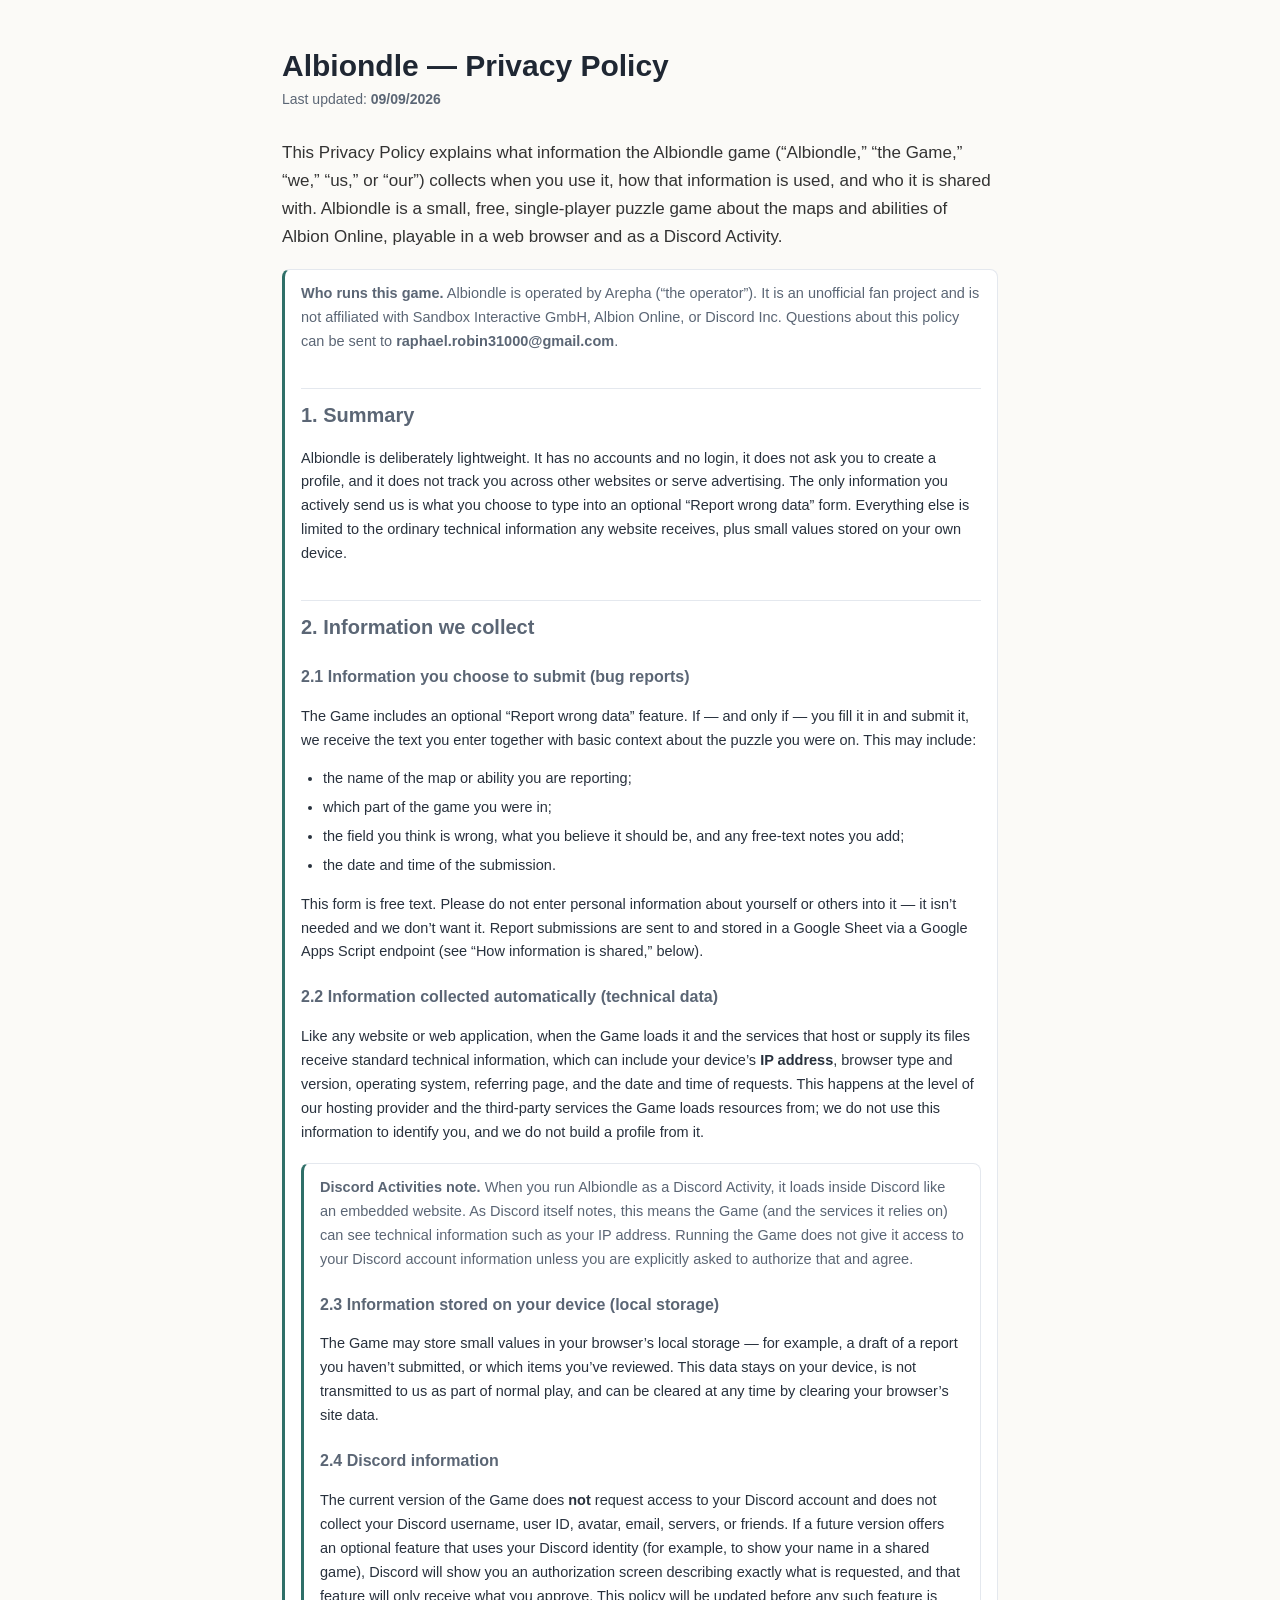
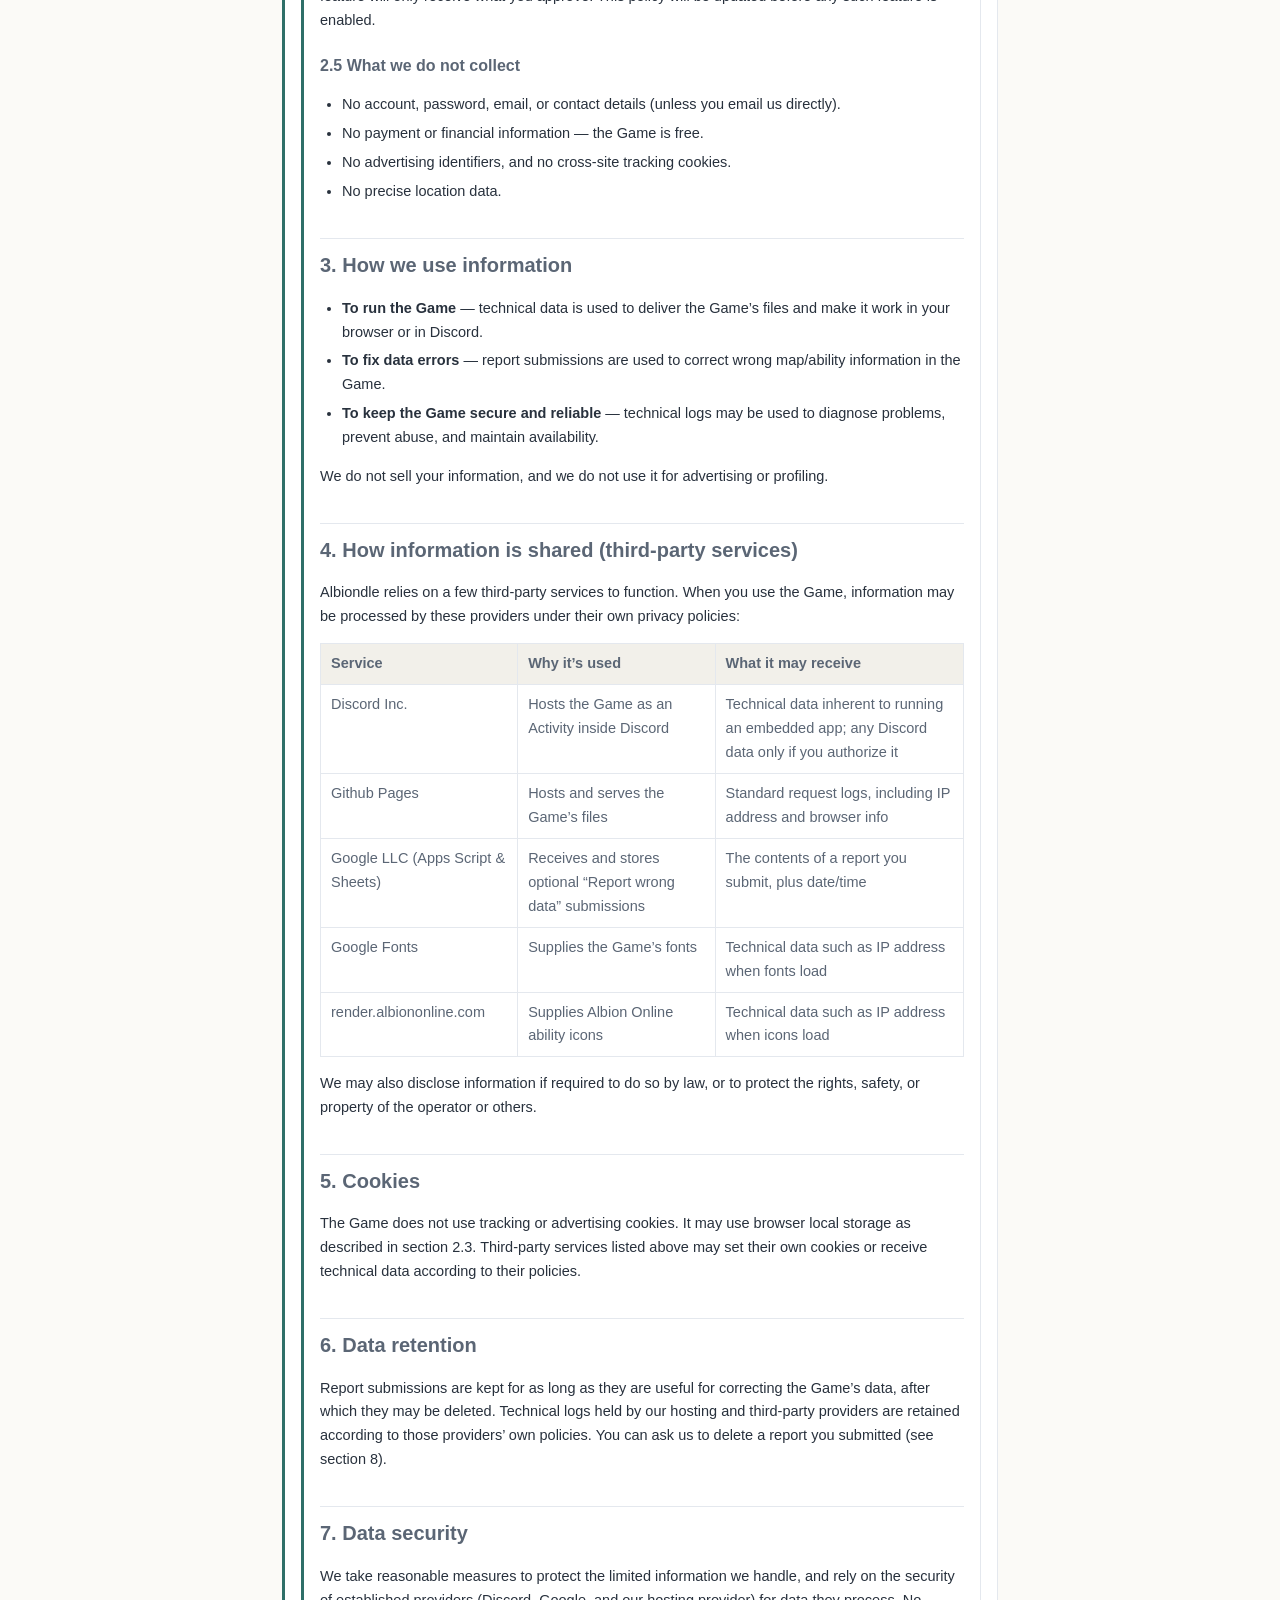
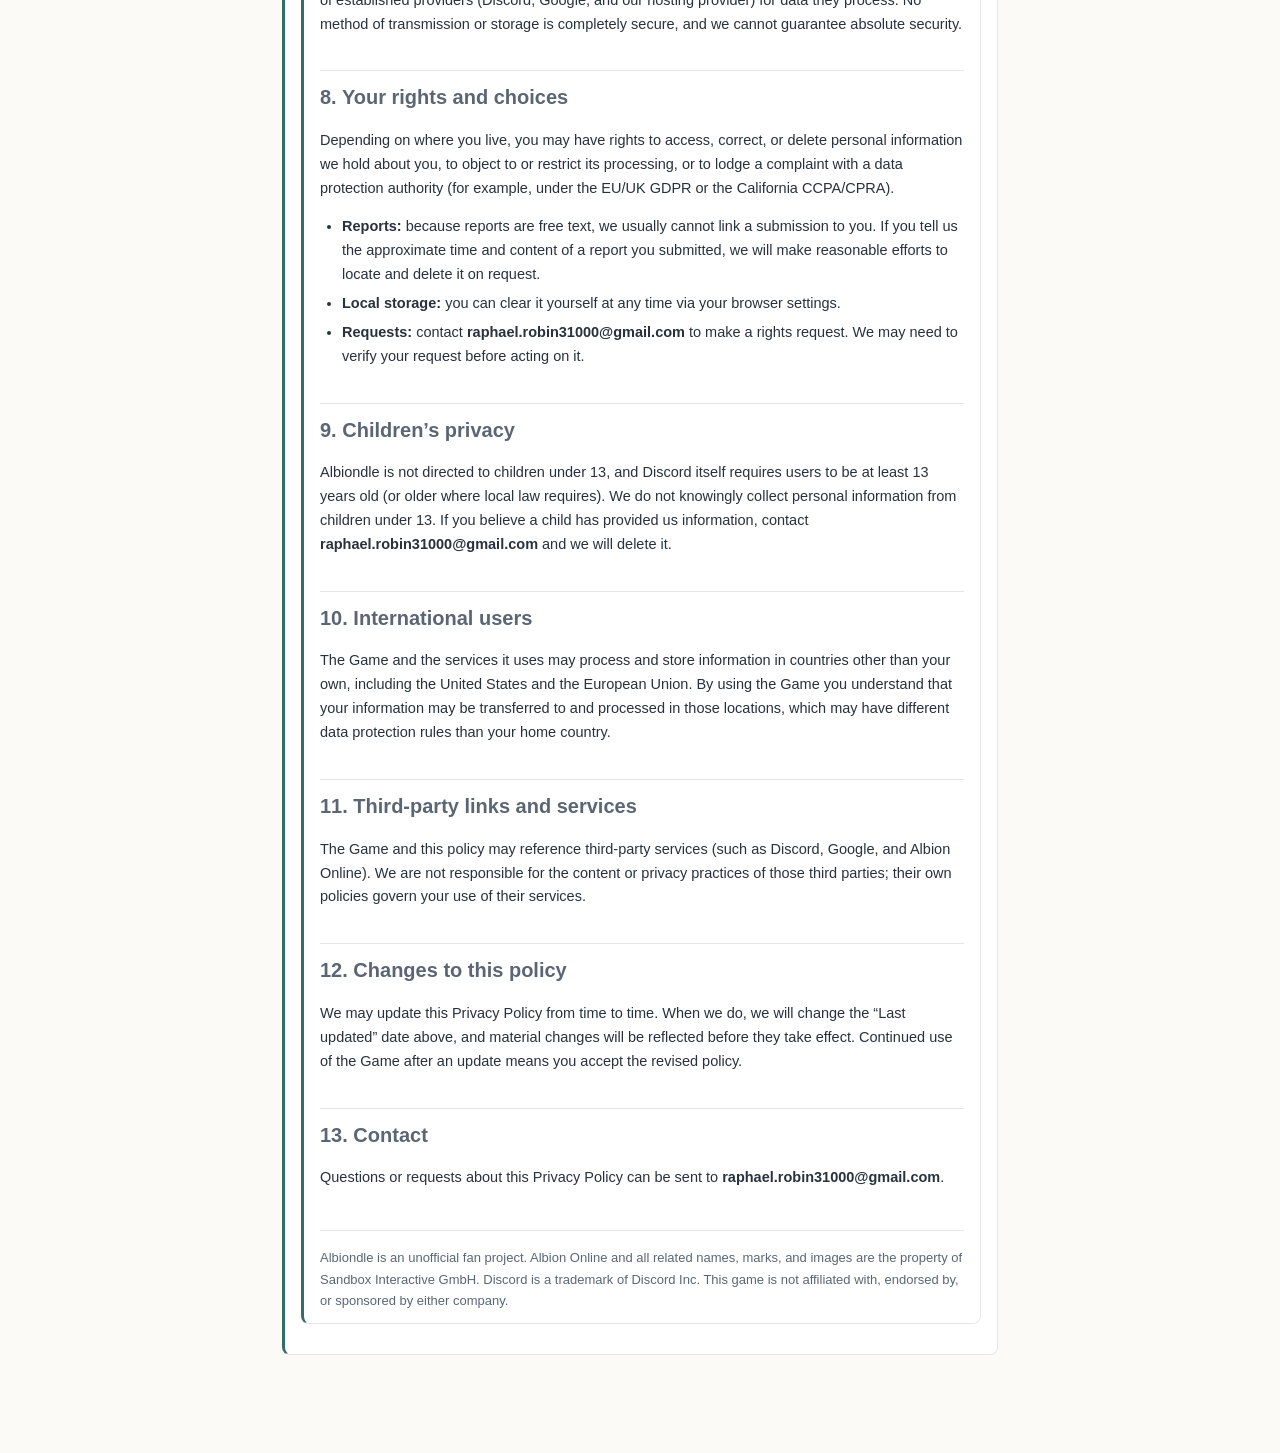
<file: privacy.html>
<!DOCTYPE html>
<html lang="en">
<head>
<meta charset="utf-8">
<meta name="viewport" content="width=device-width, initial-scale=1">
<title>Albiondle — Privacy Policy</title>
<style>
  :root{--ink:#1f2733;--soft:#5b6675;--line:#e4e8ee;--accent:#2f6f68;--bg:#fbfaf7}
  *{box-sizing:border-box}
  body{margin:0;background:var(--bg);color:var(--ink);font-family:-apple-system,BlinkMacSystemFont,"Segoe UI",Roboto,Helvetica,Arial,sans-serif;line-height:1.65;font-size:16px}
  main{max-width:760px;margin:0 auto;padding:48px 22px 80px}
  h1{font-size:30px;line-height:1.2;margin:0 0 4px}
  .updated{color:var(--soft);font-size:14px;margin:0 0 28px}
  h2{font-size:20px;margin:34px 0 10px;padding-top:10px;border-top:1px solid var(--line)}
  h3{font-size:16px;margin:20px 0 6px}
  p,li{color:#28313d}
  a{color:var(--accent)}
  ul{padding-left:22px}
  li{margin:5px 0}
  .lead{font-size:17px;color:#333}
  .note{background:#fff;border:1px solid var(--line);border-left:3px solid var(--accent);border-radius:8px;padding:12px 16px;margin:18px 0;font-size:14.5px;color:var(--soft)}
  table{border-collapse:collapse;width:100%;margin:12px 0;font-size:14.5px}
  th,td{border:1px solid var(--line);padding:8px 10px;text-align:left;vertical-align:top}
  th{background:#f2f0ea}
  footer{color:var(--soft);font-size:13px;margin-top:40px;border-top:1px solid var(--line);padding-top:16px}
  code{background:#f2f0ea;padding:1px 5px;border-radius:4px;font-size:13.5px}
</style>
</head>
<body>
<main>
  <h1>Albiondle — Privacy Policy</h1>
  <p class="updated">Last updated: <strong>09/09/2026</strong></p>

  <p class="lead">This Privacy Policy explains what information the Albiondle game (“Albiondle,” “the Game,” “we,” “us,” or “our”) collects when you use it, how that information is used, and who it is shared with. Albiondle is a small, free, single-player puzzle game about the maps and abilities of Albion Online, playable in a web browser and as a Discord Activity.</p>

  <div class="note"><strong>Who runs this game.</strong> Albiondle is operated by Arepha (“the operator”). It is an unofficial fan project and is not affiliated with Sandbox Interactive GmbH, Albion Online, or Discord Inc. Questions about this policy can be sent to <strong>raphael.robin31000@gmail.com</strong>.</p>

  <h2>1. Summary</h2>
  <p>Albiondle is deliberately lightweight. It has no accounts and no login, it does not ask you to create a profile, and it does not track you across other websites or serve advertising. The only information you actively send us is what you choose to type into an optional “Report wrong data” form. Everything else is limited to the ordinary technical information any website receives, plus small values stored on your own device.</p>

  <h2>2. Information we collect</h2>

  <h3>2.1 Information you choose to submit (bug reports)</h3>
  <p>The Game includes an optional “Report wrong data” feature. If — and only if — you fill it in and submit it, we receive the text you enter together with basic context about the puzzle you were on. This may include:</p>
  <ul>
    <li>the name of the map or ability you are reporting;</li>
    <li>which part of the game you were in;</li>
    <li>the field you think is wrong, what you believe it should be, and any free-text notes you add;</li>
    <li>the date and time of the submission.</li>
  </ul>
  <p>This form is free text. Please do not enter personal information about yourself or others into it — it isn’t needed and we don’t want it. Report submissions are sent to and stored in a Google Sheet via a Google Apps Script endpoint (see “How information is shared,” below).</p>

  <h3>2.2 Information collected automatically (technical data)</h3>
  <p>Like any website or web application, when the Game loads it and the services that host or supply its files receive standard technical information, which can include your device’s <strong>IP address</strong>, browser type and version, operating system, referring page, and the date and time of requests. This happens at the level of our hosting provider and the third-party services the Game loads resources from; we do not use this information to identify you, and we do not build a profile from it.</p>
  <div class="note"><strong>Discord Activities note.</strong> When you run Albiondle as a Discord Activity, it loads inside Discord like an embedded website. As Discord itself notes, this means the Game (and the services it relies on) can see technical information such as your IP address. Running the Game does not give it access to your Discord account information unless you are explicitly asked to authorize that and agree.</p>

  <h3>2.3 Information stored on your device (local storage)</h3>
  <p>The Game may store small values in your browser’s local storage — for example, a draft of a report you haven’t submitted, or which items you’ve reviewed. This data stays on your device, is not transmitted to us as part of normal play, and can be cleared at any time by clearing your browser’s site data.</p>

  <h3>2.4 Discord information</h3>
  <p>The current version of the Game does <strong>not</strong> request access to your Discord account and does not collect your Discord username, user ID, avatar, email, servers, or friends. If a future version offers an optional feature that uses your Discord identity (for example, to show your name in a shared game), Discord will show you an authorization screen describing exactly what is requested, and that feature will only receive what you approve. This policy will be updated before any such feature is enabled.</p>

  <h3>2.5 What we do not collect</h3>
  <ul>
    <li>No account, password, email, or contact details (unless you email us directly).</li>
    <li>No payment or financial information — the Game is free.</li>
    <li>No advertising identifiers, and no cross-site tracking cookies.</li>
    <li>No precise location data.</li>
  </ul>

  <h2>3. How we use information</h2>
  <ul>
    <li><strong>To run the Game</strong> — technical data is used to deliver the Game’s files and make it work in your browser or in Discord.</li>
    <li><strong>To fix data errors</strong> — report submissions are used to correct wrong map/ability information in the Game.</li>
    <li><strong>To keep the Game secure and reliable</strong> — technical logs may be used to diagnose problems, prevent abuse, and maintain availability.</li>
  </ul>
  <p>We do not sell your information, and we do not use it for advertising or profiling.</p>

  <h2>4. How information is shared (third-party services)</h2>
  <p>Albiondle relies on a few third-party services to function. When you use the Game, information may be processed by these providers under their own privacy policies:</p>
  <table>
    <tr><th>Service</th><th>Why it’s used</th><th>What it may receive</th></tr>
    <tr><td>Discord Inc.</td><td>Hosts the Game as an Activity inside Discord</td><td>Technical data inherent to running an embedded app; any Discord data only if you authorize it</td></tr>
    <tr><td>Github Pages </td><td>Hosts and serves the Game’s files</td><td>Standard request logs, including IP address and browser info</td></tr>
    <tr><td>Google LLC (Apps Script &amp; Sheets)</td><td>Receives and stores optional “Report wrong data” submissions</td><td>The contents of a report you submit, plus date/time</td></tr>
    <tr><td>Google Fonts</td><td>Supplies the Game’s fonts</td><td>Technical data such as IP address when fonts load</td></tr>
    <tr><td>render.albiononline.com</td><td>Supplies Albion Online ability icons</td><td>Technical data such as IP address when icons load</td></tr>
  </table>
  <p>We may also disclose information if required to do so by law, or to protect the rights, safety, or property of the operator or others.</p>

  <h2>5. Cookies</h2>
  <p>The Game does not use tracking or advertising cookies. It may use browser local storage as described in section 2.3. Third-party services listed above may set their own cookies or receive technical data according to their policies.</p>

  <h2>6. Data retention</h2>
  <p>Report submissions are kept for as long as they are useful for correcting the Game’s data, after which they may be deleted. Technical logs held by our hosting and third-party providers are retained according to those providers’ own policies. You can ask us to delete a report you submitted (see section 8).</p>

  <h2>7. Data security</h2>
  <p>We take reasonable measures to protect the limited information we handle, and rely on the security of established providers (Discord, Google, and our hosting provider) for data they process. No method of transmission or storage is completely secure, and we cannot guarantee absolute security.</p>

  <h2>8. Your rights and choices</h2>
  <p>Depending on where you live, you may have rights to access, correct, or delete personal information we hold about you, to object to or restrict its processing, or to lodge a complaint with a data protection authority (for example, under the EU/UK GDPR or the California CCPA/CPRA).</p>
  <ul>
    <li><strong>Reports:</strong> because reports are free text, we usually cannot link a submission to you. If you tell us the approximate time and content of a report you submitted, we will make reasonable efforts to locate and delete it on request.</li>
    <li><strong>Local storage:</strong> you can clear it yourself at any time via your browser settings.</li>
    <li><strong>Requests:</strong> contact <strong>raphael.robin31000@gmail.com</strong> to make a rights request. We may need to verify your request before acting on it.</li>
  </ul>

  <h2>9. Children’s privacy</h2>
  <p>Albiondle is not directed to children under 13, and Discord itself requires users to be at least 13 years old (or older where local law requires). We do not knowingly collect personal information from children under 13. If you believe a child has provided us information, contact <strong>raphael.robin31000@gmail.com</strong> and we will delete it.</p>

  <h2>10. International users</h2>
  <p>The Game and the services it uses may process and store information in countries other than your own, including the United States and the European Union. By using the Game you understand that your information may be transferred to and processed in those locations, which may have different data protection rules than your home country.</p>

  <h2>11. Third-party links and services</h2>
  <p>The Game and this policy may reference third-party services (such as Discord, Google, and Albion Online). We are not responsible for the content or privacy practices of those third parties; their own policies govern your use of their services.</p>

  <h2>12. Changes to this policy</h2>
  <p>We may update this Privacy Policy from time to time. When we do, we will change the “Last updated” date above, and material changes will be reflected before they take effect. Continued use of the Game after an update means you accept the revised policy.</p>

  <h2>13. Contact</h2>
  <p>Questions or requests about this Privacy Policy can be sent to <strong>raphael.robin31000@gmail.com</strong>.</p>

  <footer>
    Albiondle is an unofficial fan project. Albion Online and all related names, marks, and images are the property of Sandbox Interactive GmbH. Discord is a trademark of Discord Inc. This game is not affiliated with, endorsed by, or sponsored by either company.
  </footer>
</main>
</body>
</html>
</file>
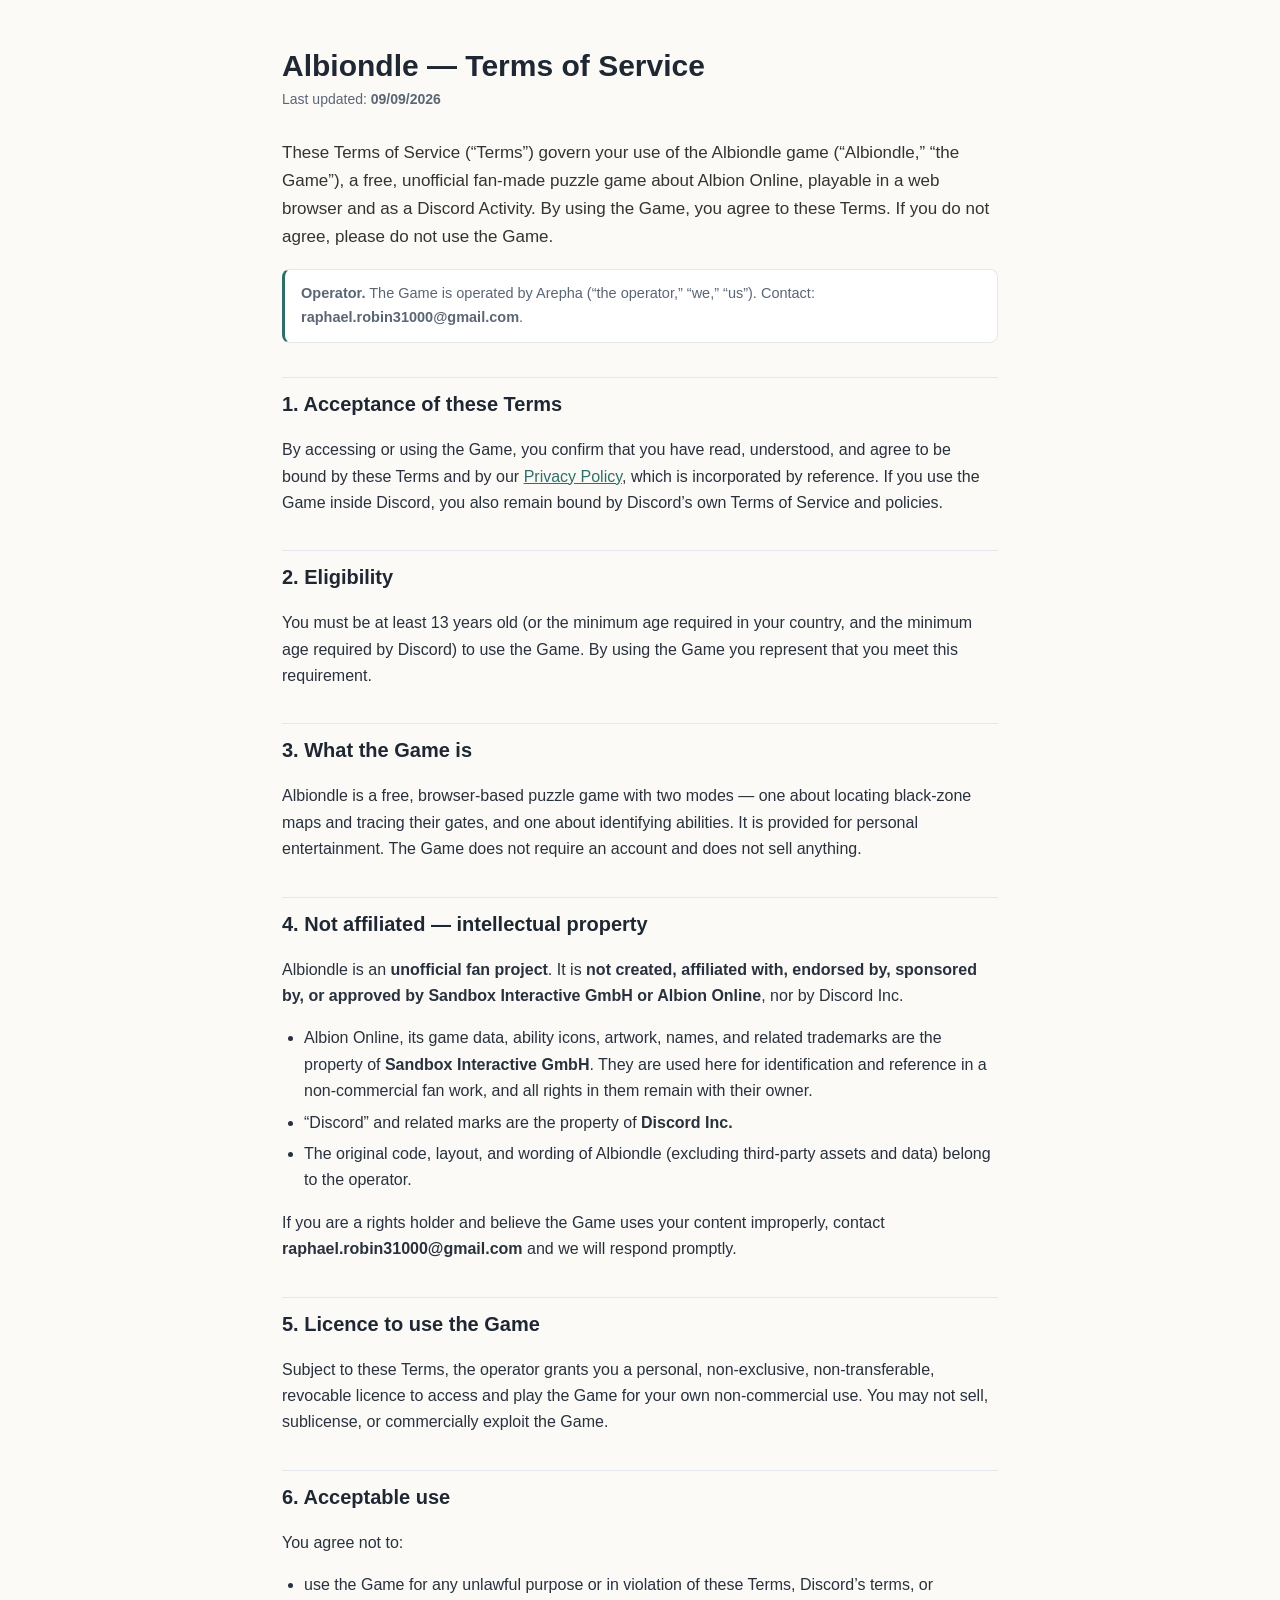
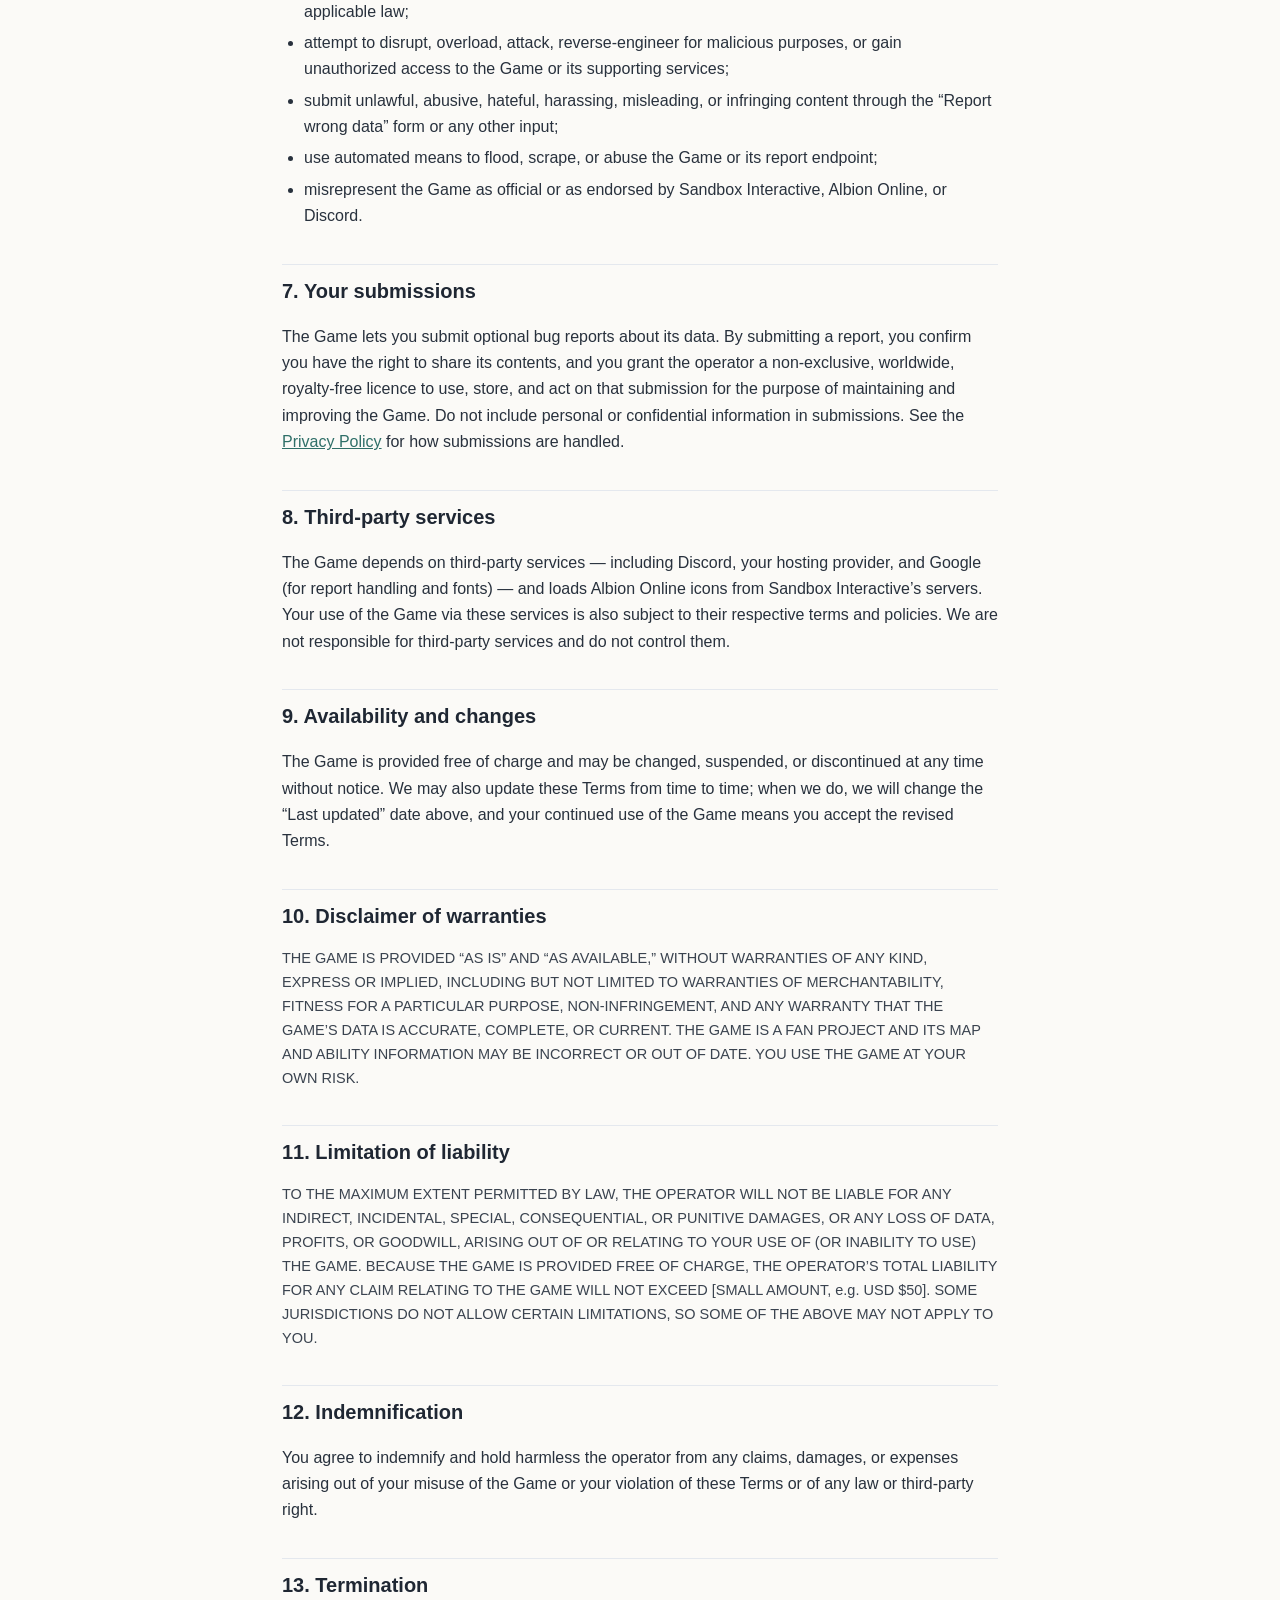
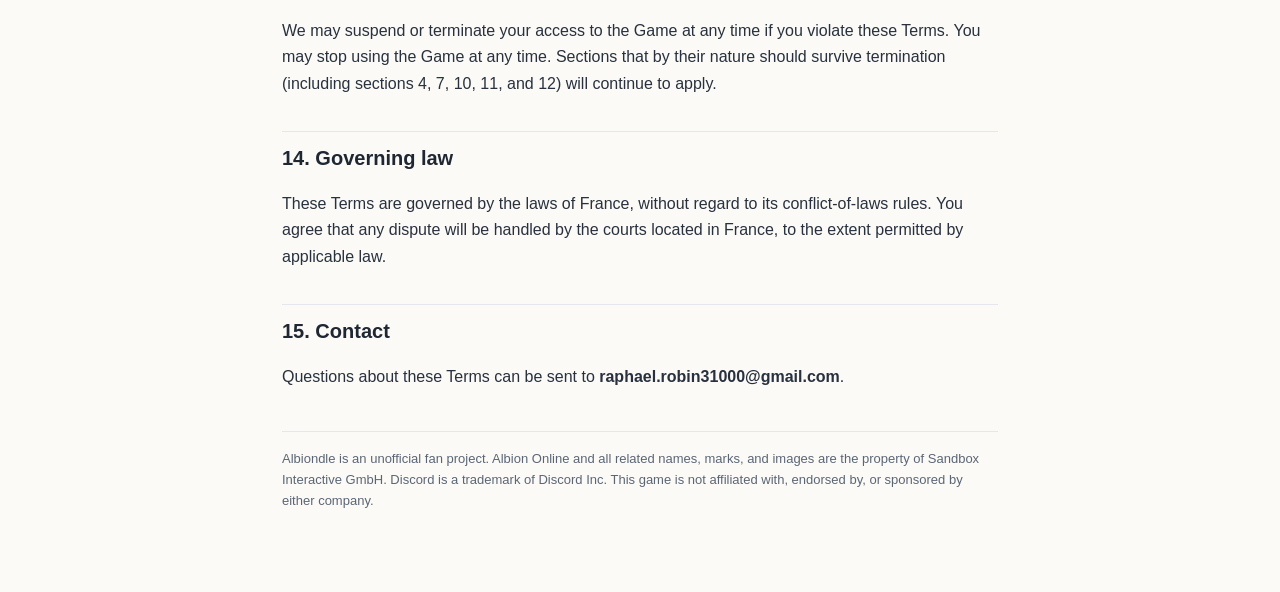
<file: terms.html>
<!DOCTYPE html>
<html lang="en">
<head>
<meta charset="utf-8">
<meta name="viewport" content="width=device-width, initial-scale=1">
<title>Albiondle — Terms of Service</title>
<style>
  :root{--ink:#1f2733;--soft:#5b6675;--line:#e4e8ee;--accent:#2f6f68;--bg:#fbfaf7}
  *{box-sizing:border-box}
  body{margin:0;background:var(--bg);color:var(--ink);font-family:-apple-system,BlinkMacSystemFont,"Segoe UI",Roboto,Helvetica,Arial,sans-serif;line-height:1.65;font-size:16px}
  main{max-width:760px;margin:0 auto;padding:48px 22px 80px}
  h1{font-size:30px;line-height:1.2;margin:0 0 4px}
  .updated{color:var(--soft);font-size:14px;margin:0 0 28px}
  h2{font-size:20px;margin:34px 0 10px;padding-top:10px;border-top:1px solid var(--line)}
  p,li{color:#28313d}
  a{color:var(--accent)}
  ul{padding-left:22px}
  li{margin:5px 0}
  .lead{font-size:17px;color:#333}
  .note{background:#fff;border:1px solid var(--line);border-left:3px solid var(--accent);border-radius:8px;padding:12px 16px;margin:18px 0;font-size:14.5px;color:var(--soft)}
  .caps{font-size:14.5px;color:#3a434f}
  footer{color:var(--soft);font-size:13px;margin-top:40px;border-top:1px solid var(--line);padding-top:16px}
</style>
</head>
<body>
<main>
  <h1>Albiondle — Terms of Service</h1>
  <p class="updated">Last updated: <strong>09/09/2026</strong></p>

  <p class="lead">These Terms of Service (“Terms”) govern your use of the Albiondle game (“Albiondle,” “the Game”), a free, unofficial fan-made puzzle game about Albion Online, playable in a web browser and as a Discord Activity. By using the Game, you agree to these Terms. If you do not agree, please do not use the Game.</p>

  <div class="note"><strong>Operator.</strong> The Game is operated by Arepha (“the operator,” “we,” “us”). Contact: <strong>raphael.robin31000@gmail.com</strong>.</div>

  <h2>1. Acceptance of these Terms</h2>
  <p>By accessing or using the Game, you confirm that you have read, understood, and agree to be bound by these Terms and by our <a href="https://raphael-robin.github.io/albiondle/privacy.html">Privacy Policy</a>, which is incorporated by reference. If you use the Game inside Discord, you also remain bound by Discord’s own Terms of Service and policies.</p>

  <h2>2. Eligibility</h2>
  <p>You must be at least 13 years old (or the minimum age required in your country, and the minimum age required by Discord) to use the Game. By using the Game you represent that you meet this requirement.</p>

  <h2>3. What the Game is</h2>
  <p>Albiondle is a free, browser-based puzzle game with two modes — one about locating black-zone maps and tracing their gates, and one about identifying abilities. It is provided for personal entertainment. The Game does not require an account and does not sell anything.</p>

  <h2>4. Not affiliated — intellectual property</h2>
  <p>Albiondle is an <strong>unofficial fan project</strong>. It is <strong>not created, affiliated with, endorsed by, sponsored by, or approved by Sandbox Interactive GmbH or Albion Online</strong>, nor by Discord Inc.</p>
  <ul>
    <li>Albion Online, its game data, ability icons, artwork, names, and related trademarks are the property of <strong>Sandbox Interactive GmbH</strong>. They are used here for identification and reference in a non-commercial fan work, and all rights in them remain with their owner.</li>
    <li>“Discord” and related marks are the property of <strong>Discord Inc.</strong></li>
    <li>The original code, layout, and wording of Albiondle (excluding third-party assets and data) belong to the operator.</li>
  </ul>
  <p>If you are a rights holder and believe the Game uses your content improperly, contact <strong>raphael.robin31000@gmail.com</strong> and we will respond promptly.</p>

  <h2>5. Licence to use the Game</h2>
  <p>Subject to these Terms, the operator grants you a personal, non-exclusive, non-transferable, revocable licence to access and play the Game for your own non-commercial use. You may not sell, sublicense, or commercially exploit the Game.</p>

  <h2>6. Acceptable use</h2>
  <p>You agree not to:</p>
  <ul>
    <li>use the Game for any unlawful purpose or in violation of these Terms, Discord’s terms, or applicable law;</li>
    <li>attempt to disrupt, overload, attack, reverse-engineer for malicious purposes, or gain unauthorized access to the Game or its supporting services;</li>
    <li>submit unlawful, abusive, hateful, harassing, misleading, or infringing content through the “Report wrong data” form or any other input;</li>
    <li>use automated means to flood, scrape, or abuse the Game or its report endpoint;</li>
    <li>misrepresent the Game as official or as endorsed by Sandbox Interactive, Albion Online, or Discord.</li>
  </ul>

  <h2>7. Your submissions</h2>
  <p>The Game lets you submit optional bug reports about its data. By submitting a report, you confirm you have the right to share its contents, and you grant the operator a non-exclusive, worldwide, royalty-free licence to use, store, and act on that submission for the purpose of maintaining and improving the Game. Do not include personal or confidential information in submissions. See the <a href="https://raphael-robin.github.io/albiondle/privacy.html">Privacy Policy</a> for how submissions are handled.</p>

  <h2>8. Third-party services</h2>
  <p>The Game depends on third-party services — including Discord, your hosting provider, and Google (for report handling and fonts) — and loads Albion Online icons from Sandbox Interactive’s servers. Your use of the Game via these services is also subject to their respective terms and policies. We are not responsible for third-party services and do not control them.</p>

  <h2>9. Availability and changes</h2>
  <p>The Game is provided free of charge and may be changed, suspended, or discontinued at any time without notice. We may also update these Terms from time to time; when we do, we will change the “Last updated” date above, and your continued use of the Game means you accept the revised Terms.</p>

  <h2>10. Disclaimer of warranties</h2>
  <p class="caps">THE GAME IS PROVIDED “AS IS” AND “AS AVAILABLE,” WITHOUT WARRANTIES OF ANY KIND, EXPRESS OR IMPLIED, INCLUDING BUT NOT LIMITED TO WARRANTIES OF MERCHANTABILITY, FITNESS FOR A PARTICULAR PURPOSE, NON-INFRINGEMENT, AND ANY WARRANTY THAT THE GAME’S DATA IS ACCURATE, COMPLETE, OR CURRENT. THE GAME IS A FAN PROJECT AND ITS MAP AND ABILITY INFORMATION MAY BE INCORRECT OR OUT OF DATE. YOU USE THE GAME AT YOUR OWN RISK.</p>

  <h2>11. Limitation of liability</h2>
  <p class="caps">TO THE MAXIMUM EXTENT PERMITTED BY LAW, THE OPERATOR WILL NOT BE LIABLE FOR ANY INDIRECT, INCIDENTAL, SPECIAL, CONSEQUENTIAL, OR PUNITIVE DAMAGES, OR ANY LOSS OF DATA, PROFITS, OR GOODWILL, ARISING OUT OF OR RELATING TO YOUR USE OF (OR INABILITY TO USE) THE GAME. BECAUSE THE GAME IS PROVIDED FREE OF CHARGE, THE OPERATOR’S TOTAL LIABILITY FOR ANY CLAIM RELATING TO THE GAME WILL NOT EXCEED [SMALL AMOUNT, e.g. USD $50]. SOME JURISDICTIONS DO NOT ALLOW CERTAIN LIMITATIONS, SO SOME OF THE ABOVE MAY NOT APPLY TO YOU.</p>

  <h2>12. Indemnification</h2>
  <p>You agree to indemnify and hold harmless the operator from any claims, damages, or expenses arising out of your misuse of the Game or your violation of these Terms or of any law or third-party right.</p>

  <h2>13. Termination</h2>
  <p>We may suspend or terminate your access to the Game at any time if you violate these Terms. You may stop using the Game at any time. Sections that by their nature should survive termination (including sections 4, 7, 10, 11, and 12) will continue to apply.</p>

  <h2>14. Governing law</h2>
  <p>These Terms are governed by the laws of France, without regard to its conflict-of-laws rules. You agree that any dispute will be handled by the courts located in France, to the extent permitted by applicable law.</p>

  <h2>15. Contact</h2>
  <p>Questions about these Terms can be sent to <strong>raphael.robin31000@gmail.com</strong>.</p>

  <footer>
    Albiondle is an unofficial fan project. Albion Online and all related names, marks, and images are the property of Sandbox Interactive GmbH. Discord is a trademark of Discord Inc. This game is not affiliated with, endorsed by, or sponsored by either company.
  </footer>
</main>
</body>
</html>
</file>
<file: style.css>
:root{
  --void:#0a1116; --void2:#0d181e; --panel:#0e1a20; --fog:#122029; --raise:#162831;
  --line:#274850; --line-soft:#1c343c;
  --portal:#4fd6c4; --portal-dim:rgba(79,214,196,.14); --portal-glow:rgba(79,214,196,.55);
  --brass:#cba14e; --brass-lite:#e8c977;
  --mist:#7f9aa1; --text:#e2edee;
  --green:#3f9d63; --green-lo:#2f7d4f; --green-edge:#245c3a; --green-txt:#e9f7ee;
  --amber:#c99a3a; --amber-lo:#a97f28; --amber-edge:#6f5316; --amber-txt:#20180a;
  --red:#c0563f; --red-lo:#9f4530; --red-edge:#5f271a; --red-txt:#f7e4de;
  --display:'Cinzel',serif; --body:'Barlow',sans-serif; --mono:'Space Mono',monospace;
}
*{box-sizing:border-box}

html {
  min-height: 100vh;
  background:
    radial-gradient(1200px 700px at 78% -8%, rgba(79,214,196,.10), transparent 60%),
    radial-gradient(900px 600px at 10% 110%, rgba(203,161,78,.07), transparent 55%),
    var(--void);
  background-attachment: fixed;
}

body {
  margin: 0;
  min-height: 100vh;
  color: var(--text);
  font-family: var(--body);
  line-height: 1.45;
  padding: 26px 16px 90px;
  -webkit-font-smoothing: antialiased;
}

.round,.modal{background:linear-gradient(180deg,var(--void2),#0b141a); border:1px solid var(--line-soft); border-radius:14px;
  box-shadow:0 24px 60px -30px rgba(0,0,0,.9), inset 0 1px 0 rgba(255,255,255,.02)}

.wrap{max-width:860px; margin:0 auto}
.top{display:flex; align-items:center; justify-content:space-between; gap:18px; flex-wrap:wrap; margin-bottom:10px}
.brand{display:flex; align-items:center; gap:13px}
.seal{width:44px;height:44px;flex:none}
.eyebrow{font-family:var(--mono); font-size:10.5px; letter-spacing:.32em; color:var(--portal); text-transform:uppercase; margin:0; opacity:.9}
h1{font-family:var(--display); font-weight:700; font-size:28px; letter-spacing:.06em; margin:1px 0 0; color:var(--brass-lite)}
.controls{display:flex; align-items:center; gap:14px}
.streak{font-family:var(--mono); font-size:11px; letter-spacing:.08em; color:var(--mist); text-transform:uppercase; text-align:right}
.streak b{color:var(--brass-lite)}

.newbtn{font-family:var(--body); font-weight:600; font-size:13px; padding:9px 15px; border-radius:9px; cursor:pointer;
  color:var(--mist); border:1px solid var(--line); background:transparent; transition:.15s}
.newbtn:hover{color:var(--text); border-color:var(--portal)}
.newbtn.toggled{color:#04211d; border-color:var(--portal); background:var(--portal); font-weight:700}

.lede{color:var(--mist); font-size:13.5px; margin:0 0 22px; max-width:62ch}
.rail{display:flex; gap:8px; margin:0 0 26px}
.rail .r{flex:1; height:4px; border-radius:2px; background:var(--line-soft)}
.rail .r.done{background:linear-gradient(90deg,var(--brass),var(--brass-lite))} .rail .r.active{background:var(--portal)}

.round{padding:22px 24px 26px; margin-bottom:22px; scroll-margin-top:16px; position:relative}
.round.locked{display:none}
body.reveal-all .round.locked{display:block}
.rhead{display:flex; align-items:baseline; gap:12px; margin-bottom:4px}
.rnum{font-family:var(--mono); font-size:11px; color:var(--portal); letter-spacing:.2em; font-weight:700}
.rtitle{font-family:var(--display); font-size:21px; color:var(--brass-lite); margin:0; letter-spacing:.02em}
.rhint{color:var(--mist); font-size:13px; margin:2px 0 18px}

.field{position:relative; max-width:440px}
.combo{display:flex; gap:9px}
.combo input{flex:1; background:var(--void); border:1px solid var(--line); color:var(--text); font-family:var(--display); font-size:16px; padding:11px 14px; border-radius:9px; outline:none; transition:.15s}
.combo input::placeholder{font-family:var(--body); font-size:14px; color:#5f7a80}
.combo input:focus{border-color:var(--portal); box-shadow:0 0 0 3px var(--portal-dim)}
.combo input:disabled{opacity:.55}
.gbtn{font-family:var(--body); font-weight:600; font-size:14px; padding:11px 20px; border-radius:9px; cursor:pointer; white-space:nowrap;
  color:#04211d; border:1px solid var(--portal); background:var(--portal); transition:.15s}
.gbtn:hover{background:var(--brass-lite); border-color:var(--brass-lite)}
.gbtn:disabled{opacity:.45; cursor:default}

.acx{position:absolute; z-index:30; top:calc(100% + 6px); left:0; right:0; overflow:hidden; display:none; max-height:300px; overflow-y:auto;
  background:#0b151b; border:1px solid var(--line); border-radius:10px; box-shadow:0 20px 40px -18px #000}
.acx.open{display:block}
.acx div{padding:8px 13px; font-family:var(--display); font-size:14px; cursor:pointer; color:var(--text);
  border-bottom:1px solid var(--line-soft); display:flex; justify-content:space-between; gap:10px}
.acx div:last-child{border-bottom:0}
.acx div .tag{font-size:10px; font-family:var(--mono); color:var(--mist); white-space:nowrap; margin-top:2px}
.acx div.sel,.acx div:hover{background:var(--portal-dim); color:var(--brass-lite)}

/* R1 grid */
.grid{margin-top:20px; overflow-x:auto}
.gridhead,.growrow{display:grid; grid-template-columns:1.6fr .8fr .8fr 1.1fr 1.5fr 1.4fr 1.1fr .7fr; gap:7px; min-width:760px}
.gridhead{margin-bottom:7px}
.gridhead span{font-family:var(--mono); font-size:9.5px; letter-spacing:.14em; text-transform:uppercase; color:var(--mist); text-align:center}
.growrow{margin-bottom:7px}
.cell.dir{background:var(--fog); border-color:var(--line)}
.cell.dir .arrow{font-size:26px; line-height:1; color:var(--portal); margin:0}
.cell.dir.g{background:linear-gradient(180deg,var(--green),var(--green-lo)); border-color:var(--green-edge)}
.cell.dir.g .arrow{color:var(--green-txt)}
.cell{border-radius:8px; min-height:58px; display:flex; flex-direction:column; align-items:center; justify-content:center;
  text-align:center; padding:6px 5px; font-size:12.5px; font-weight:600; line-height:1.15; border:1px solid transparent;
  animation:flip .5s ease both}
.cell .sub{font-family:var(--mono); font-size:9px; font-weight:400; opacity:.8; margin-top:2px}
.cell.name{background:var(--fog); border-color:var(--line); color:var(--brass-lite); font-family:var(--display); font-size:13px}
.cell.g{background:linear-gradient(180deg,var(--green),var(--green-lo)); border-color:var(--green-edge); color:var(--green-txt)}
.cell.y{background:linear-gradient(180deg,var(--amber),var(--amber-lo)); border-color:var(--amber-edge); color:var(--amber-txt)}
.cell.r{background:linear-gradient(180deg,var(--red),var(--red-lo)); border-color:var(--red-edge); color:var(--red-txt)}
.cell .arrow{font-size:15px; line-height:1; margin-top:1px}
@keyframes flip{from{transform:rotateX(-90deg); opacity:0}to{transform:rotateX(0); opacity:1}}
.cell:nth-child(2){animation-delay:.06s}.cell:nth-child(3){animation-delay:.12s}.cell:nth-child(4){animation-delay:.18s}
.cell:nth-child(5){animation-delay:.24s}.cell:nth-child(6){animation-delay:.3s}
.cell:nth-child(7){animation-delay:.36s}.cell:nth-child(8){animation-delay:.42s}

/* R2 nav */
.navtop{display:grid; grid-template-columns:130px 1fr; gap:20px; align-items:center; margin-bottom:8px}
.compass{width:130px;height:130px;margin:0 auto}
.spoke{transition:opacity .3s,filter .3s; opacity:.16}
.spoke.lit{opacity:1; filter:drop-shadow(0 0 7px var(--portal-glow))}
.rose-ring{fill:none;stroke:var(--line);stroke-width:1.2}
.rose-card{fill:none;stroke:var(--brass);stroke-width:1;opacity:.5}
.rose-lbl{font-family:var(--mono);font-size:8.5px;fill:var(--mist);font-weight:700}
.startmap{background:var(--fog); color:var(--text); border-radius:10px; padding:12px 15px; border:1px solid var(--line); display:inline-flex; align-items:center; gap:11px; margin-bottom:14px}
.startmap .lab{font-family:var(--mono);font-size:9px;letter-spacing:.18em;color:var(--mist);text-transform:uppercase}
.startmap .nm{font-family:var(--display);font-weight:600;font-size:18px;line-height:1.05;color:var(--brass-lite)}
.gates{display:flex; flex-wrap:wrap; align-items:center; gap:2px}
.gate{width:40px;height:40px;transform:rotate(45deg);border:1.5px solid var(--line);display:grid;place-items:center;border-radius:7px;background:var(--fog)}
.gate span{transform:rotate(-45deg);font-family:var(--mono);font-weight:700;font-size:12px;color:var(--portal)}
.gate.lit{border-color:var(--portal);background:var(--portal-dim);box-shadow:0 0 0 3px var(--portal-dim)}
.gsep{color:var(--line);margin:0 2px}
.guesslist{margin-top:16px; display:flex; flex-direction:column; gap:7px; max-width:440px}
.grow{display:flex; align-items:center; gap:10px; border:1px solid var(--red-edge); border-radius:8px; padding:9px 13px;
  font-family:var(--display); font-size:14.5px; color:var(--red-txt); animation:slidein .25s ease both;
  background:linear-gradient(180deg,var(--red),var(--red-lo))}
.grow.correct{border-color:var(--green-edge); background:linear-gradient(180deg,var(--green),var(--green-lo)); color:var(--green-txt)}
.grow .x{margin-left:auto; font-family:var(--mono); font-size:11px; opacity:.85}
.grow img{width:26px;height:26px;border-radius:5px;background:rgba(0,0,0,.25);flex:none}
@keyframes slidein{from{transform:translateY(-6px);opacity:0}to{transform:translateY(0);opacity:1}}
.hint{margin-top:14px; padding:10px 14px; border-left:3px solid var(--brass); background:rgba(203,161,78,.1);
  border-radius:0 8px 8px 0; font-size:13.5px; color:var(--text); max-width:440px; animation:slidein .3s}
.hint b{color:var(--brass-lite)}
.solved{margin-top:18px; display:flex; align-items:center; gap:10px; color:var(--portal); font-weight:700; font-size:15px}
.solved svg{flex:none}

/* R3 ability */
.abilitywrap{display:flex; gap:22px; align-items:flex-start; flex-wrap:wrap}
.iconframe{width:150px;height:150px;border-radius:12px;border:1px solid var(--line);display:grid;place-items:center;overflow:hidden;flex:none;position:relative;
  background:radial-gradient(circle at 50% 40%,var(--raise),#0a1015)}
.iconframe img{width:100%;height:100%;object-fit:contain;display:block}
.iconframe.err img{display:none}
.iconframe.err::after{content:"?";font-family:var(--display);font-size:44px;color:var(--mist)}
.abside{flex:1;min-width:260px}

/* R3 attribute stage */
.attrs{margin-top:22px;padding-top:20px;border-top:1px solid var(--line-soft)}
.who{display:flex;align-items:center;gap:12px;margin-bottom:18px}
.who img{width:44px;height:44px;border-radius:8px;background:var(--raise);border:1px solid var(--line)}
.who .t{font-family:var(--display);font-size:18px;color:var(--brass-lite)}
.qblock{margin-bottom:16px}
.qblock.sub{margin-left:14px;padding-left:14px;border-left:2px solid var(--line-soft)}
.qblock.sub2{margin-left:28px;padding-left:14px;border-left:2px solid rgba(79,214,196,.3)}
.qlabel{font-family:var(--mono);font-size:9.5px;letter-spacing:.16em;text-transform:uppercase;color:var(--mist);margin:0 0 8px}
.chips{display:flex;flex-wrap:wrap;gap:8px}
.chips button{font-family:var(--body);font-weight:600;font-size:13px;padding:8px 14px;border-radius:20px;cursor:pointer;transition:.12s;
  color:var(--mist);border:1px solid var(--line);background:var(--void2)}
.chips button:hover{border-color:var(--portal);color:var(--text)}
.chips button.on{color:#04211d;border-color:var(--portal);background:var(--portal);font-weight:700}
.chips button.ok{color:var(--green-txt);border-color:var(--green-edge);background:linear-gradient(180deg,var(--green),var(--green-lo))}
.chips button.no{color:var(--red-txt);border-color:var(--red-edge);background:linear-gradient(180deg,var(--red),var(--red-lo))}
.chips button:disabled{cursor:default}
.cdrow{display:flex;align-items:center;gap:10px;flex-wrap:wrap}
.cdrow input{width:110px;background:var(--void);border:1px solid var(--line);color:var(--text);font-family:var(--mono);font-size:15px;padding:9px 12px;border-radius:8px;outline:none}
.cdrow input:focus{border-color:var(--portal);box-shadow:0 0 0 3px var(--portal-dim)}
.cdrow input:disabled{opacity:.45}
.cdrow .unit{font-family:var(--mono);font-size:12px;color:var(--mist)}
.ipbtn{font-family:var(--body);font-weight:600;font-size:12.5px;padding:9px 14px;border-radius:8px;cursor:pointer;transition:.12s;
  color:var(--mist);border:1px solid var(--line);background:var(--void2)}
.ipbtn:hover{border-color:var(--portal);color:var(--text)}
.ipbtn.on{color:#04211d;border-color:var(--portal);background:var(--portal);font-weight:700}
#b3confirm{margin-top:8px}

/* reveal */
.reveal{margin-top:22px;padding-top:20px;border-top:1px solid var(--line-soft);animation:slidein .3s}
.rvscore{font-family:var(--display);font-size:17px;color:var(--brass-lite);margin-bottom:14px}
.rvgrid{display:flex;flex-direction:column;gap:6px;margin-bottom:18px}
.rvrow{display:grid;grid-template-columns:130px 1fr auto;gap:12px;align-items:center;font-size:13.5px;padding:8px 12px;border-radius:8px;background:var(--void);border:1px solid var(--line-soft)}
.rvrow .k{font-family:var(--mono);font-size:10px;letter-spacing:.1em;text-transform:uppercase;color:var(--mist)}
.rvrow .v{color:var(--text)}
.rvrow .v .miss{color:#e6866a;font-weight:600}
.rvrow.ok{border-color:var(--green-edge);background:rgba(63,157,99,.12)}
.rvrow.no{border-color:var(--red-edge);background:rgba(192,86,63,.1)}
.rvrow .mark{font-family:var(--mono);font-weight:700}
.rvrow.ok .mark{color:var(--green)} .rvrow.no .mark{color:#e6866a}
.rvdesc{background:linear-gradient(155deg,#122029,#0d181e);color:var(--text);border:1px solid var(--line);border-radius:10px;padding:14px 16px;font-size:14px;line-height:1.5;max-width:560px}
.rvdesc .dh{font-family:var(--mono);font-size:9px;letter-spacing:.18em;text-transform:uppercase;color:var(--mist);margin-bottom:6px}
.rvdesc .dn{font-family:var(--display);font-weight:600;font-size:16px;color:var(--brass-lite);margin-bottom:4px}

.finish{text-align:center; padding:26px 0 0; display:none}
.finish.show{display:block}
.finishmsg{color:var(--brass-lite);font-weight:600;font-size:16px;margin-bottom:16px}
.playagain{font-family:var(--body); font-weight:700; font-size:16px; padding:13px 32px; border-radius:10px; cursor:pointer; color:#04211d;border:1px solid var(--portal);background:var(--portal)}
.playagain:hover{background:var(--brass-lite);border-color:var(--brass-lite)}
.foot{text-align:center; margin-top:26px; font-size:11.5px; color:#4c6168; font-family:var(--mono); letter-spacing:.04em}
@media (max-width:600px){h1{font-size:22px}.navtop{grid-template-columns:1fr; gap:12px}.compass{width:110px;height:110px}
  .rvrow{grid-template-columns:100px 1fr auto}}
@media (prefers-reduced-motion:reduce){*{animation:none!important}}

/* report + modal */
.blockfoot{margin-top:18px; padding-top:14px; border-top:1px solid var(--line-soft); display:flex; justify-content:flex-end}
.reportbtn{font-family:var(--body); font-size:11.5px; color:var(--mist); background:none; border:none; cursor:pointer; padding:4px 6px; opacity:.75; transition:.15s}
.reportbtn:hover{opacity:1; color:var(--brass-lite)}
.modal-backdrop{position:fixed; inset:0; background:rgba(4,10,14,.8); display:none; align-items:center; justify-content:center; z-index:200; padding:20px; animation:fadein .15s}
.modal-backdrop.open{display:flex}
@keyframes fadein{from{opacity:0}to{opacity:1}}
.modal{padding:22px 24px 20px; max-width:440px; width:100%}
.modal h3{font-family:var(--display); color:var(--brass-lite); margin:0 0 3px; font-size:19px; letter-spacing:.02em}
.modal-sub{color:var(--mist); font-size:12px; margin:0 0 14px; line-height:1.4}
.modal label{display:block; font-family:var(--mono); font-size:9.5px; letter-spacing:.12em; text-transform:uppercase; color:var(--mist); margin:13px 0 5px}
.modal input,.modal textarea{width:100%; background:var(--void); border:1px solid var(--line); color:var(--text); font-family:var(--body); font-size:14px; padding:9px 12px; border-radius:8px; outline:none}
.modal input::placeholder,.modal textarea::placeholder{color:#5f7a80}
.modal input:focus,.modal textarea:focus{border-color:var(--portal); box-shadow:0 0 0 3px var(--portal-dim)}
.modal textarea{min-height:56px; resize:vertical}
.modal-actions{display:flex; gap:10px; justify-content:flex-end; margin-top:18px}
.modal-actions button{font-family:var(--body); font-weight:600; font-size:13px; padding:9px 16px; border-radius:8px; cursor:pointer}
.modal-actions button:disabled{opacity:.5; cursor:default}
#rpCancel{background:transparent; color:var(--mist); border:1px solid var(--line)}
#rpCancel:hover{color:var(--text)}
#rpSubmit{background:var(--portal); color:#04211d; border:1px solid var(--portal)}
#rpSubmit:hover{background:var(--brass-lite); border-color:var(--brass-lite)}
#rpStatus{margin-top:10px; font-size:12.5px; min-height:16px; color:var(--portal)}

/* Menu Cards Container */
.menu-cards {
  display: grid;
  grid-template-columns: repeat(auto-fit, minmax(280px, 1fr));
  gap: 16px;
  margin-top: 20px;
}

/* Individual Card Styling */
.menu-card {
  background: linear-gradient(180deg, var(--void2), #0b141a);
  border: 1px solid var(--line-soft);
  border-radius: 12px;
  padding: 20px;
  text-align: left;
  cursor: pointer;
  display: flex;
  flex-direction: column;
  justify-content: space-between;
  transition: transform 0.2s ease, border-color 0.2s ease, box-shadow 0.2s ease;
}

.menu-card:hover {
  border-color: var(--portal);
  transform: translateY(-2px);
  box-shadow: 0 12px 24px -10px rgba(0, 0, 0, 0.6), 0 0 12px var(--portal-dim);
}

/* Card Content Elements */
.mc-kicker {
  font-family: var(--mono);
  font-size: 10px;
  letter-spacing: 0.16em;
  text-transform: uppercase;
  color: var(--portal);
  margin-bottom: 6px;
}

.mc-title {
  font-family: var(--display);
  font-size: 20px;
  font-weight: 700;
  color: var(--brass-lite);
  margin-bottom: 8px;
}

.mc-desc {
  font-family: var(--body);
  font-size: 14px;
  color: var(--mist);
  line-height: 1.4;
  margin-bottom: 16px;
  flex-grow: 1;
}

.mc-go {
  font-family: var(--body);
  font-weight: 600;
  font-size: 13.5px;
  color: var(--portal);
  transition: color 0.15s ease;
}

.menu-card:hover .mc-go {
  color: var(--brass-lite);
}
</file>
